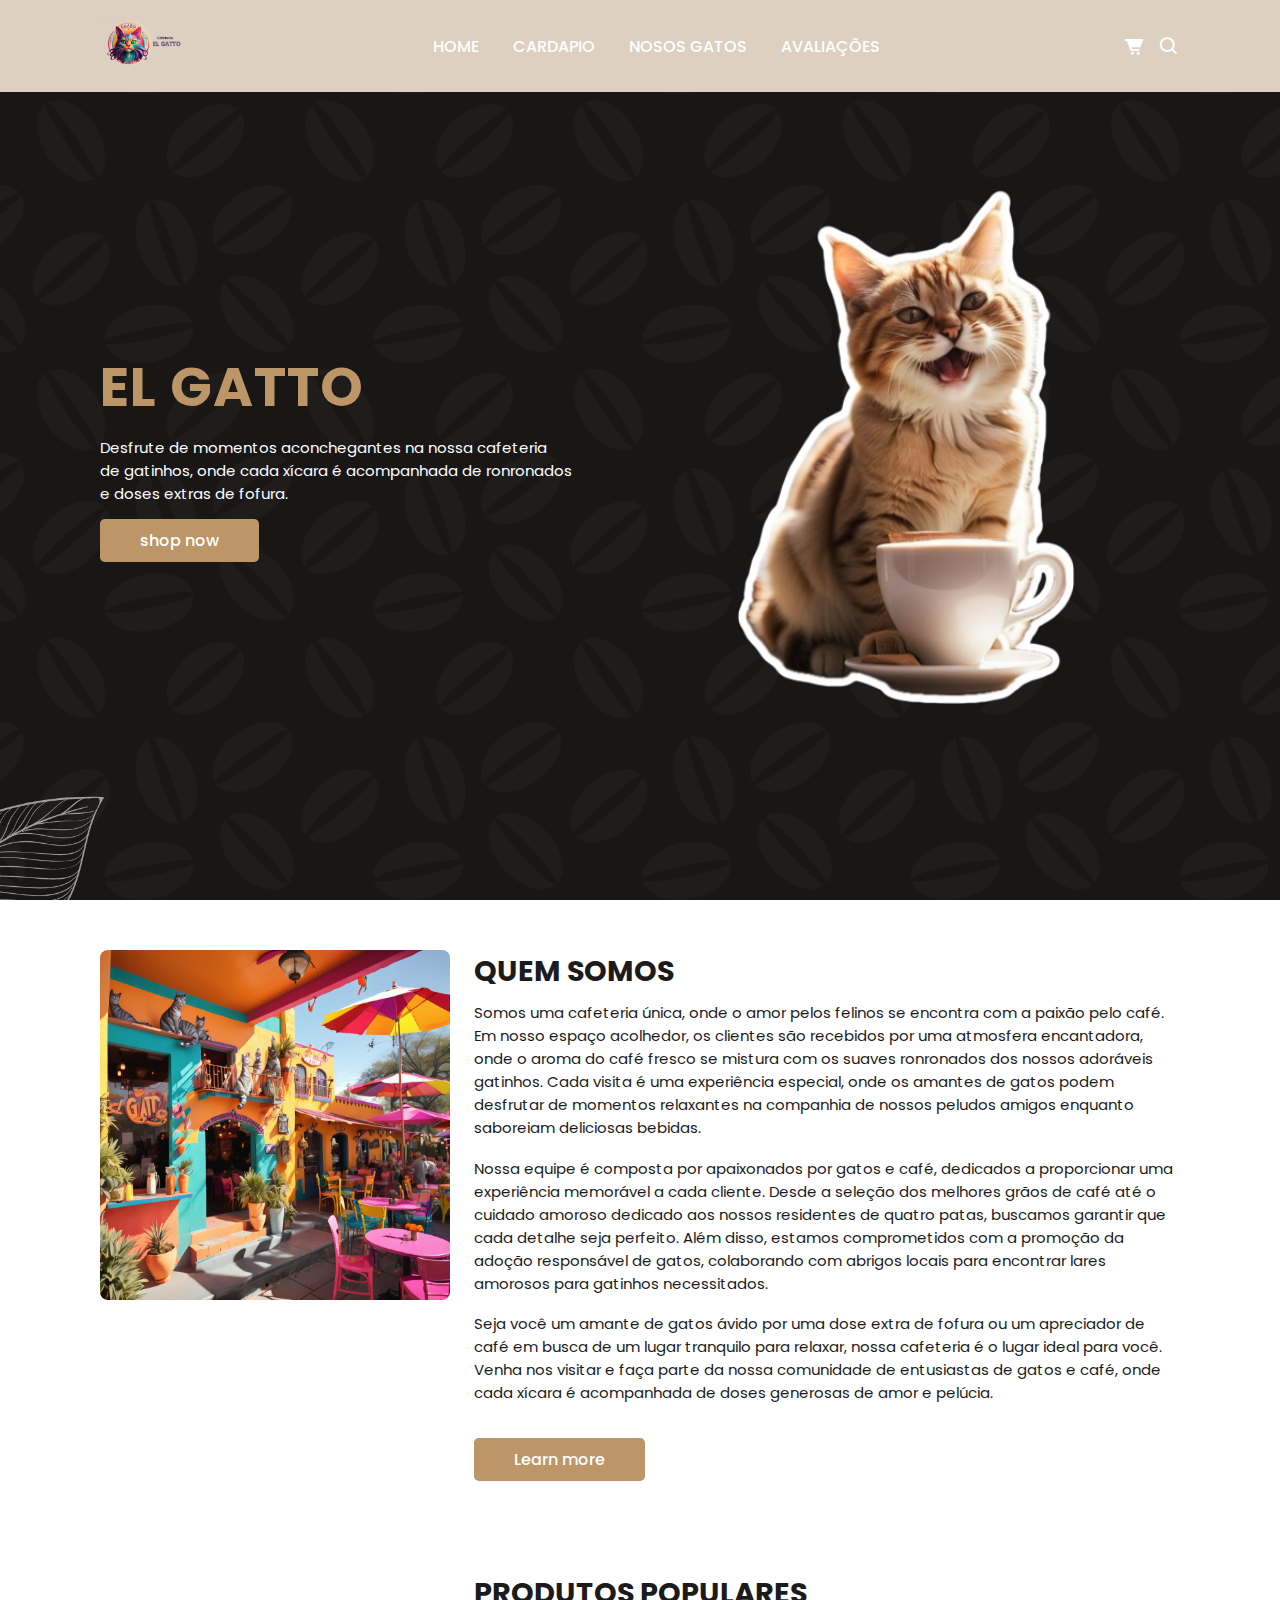
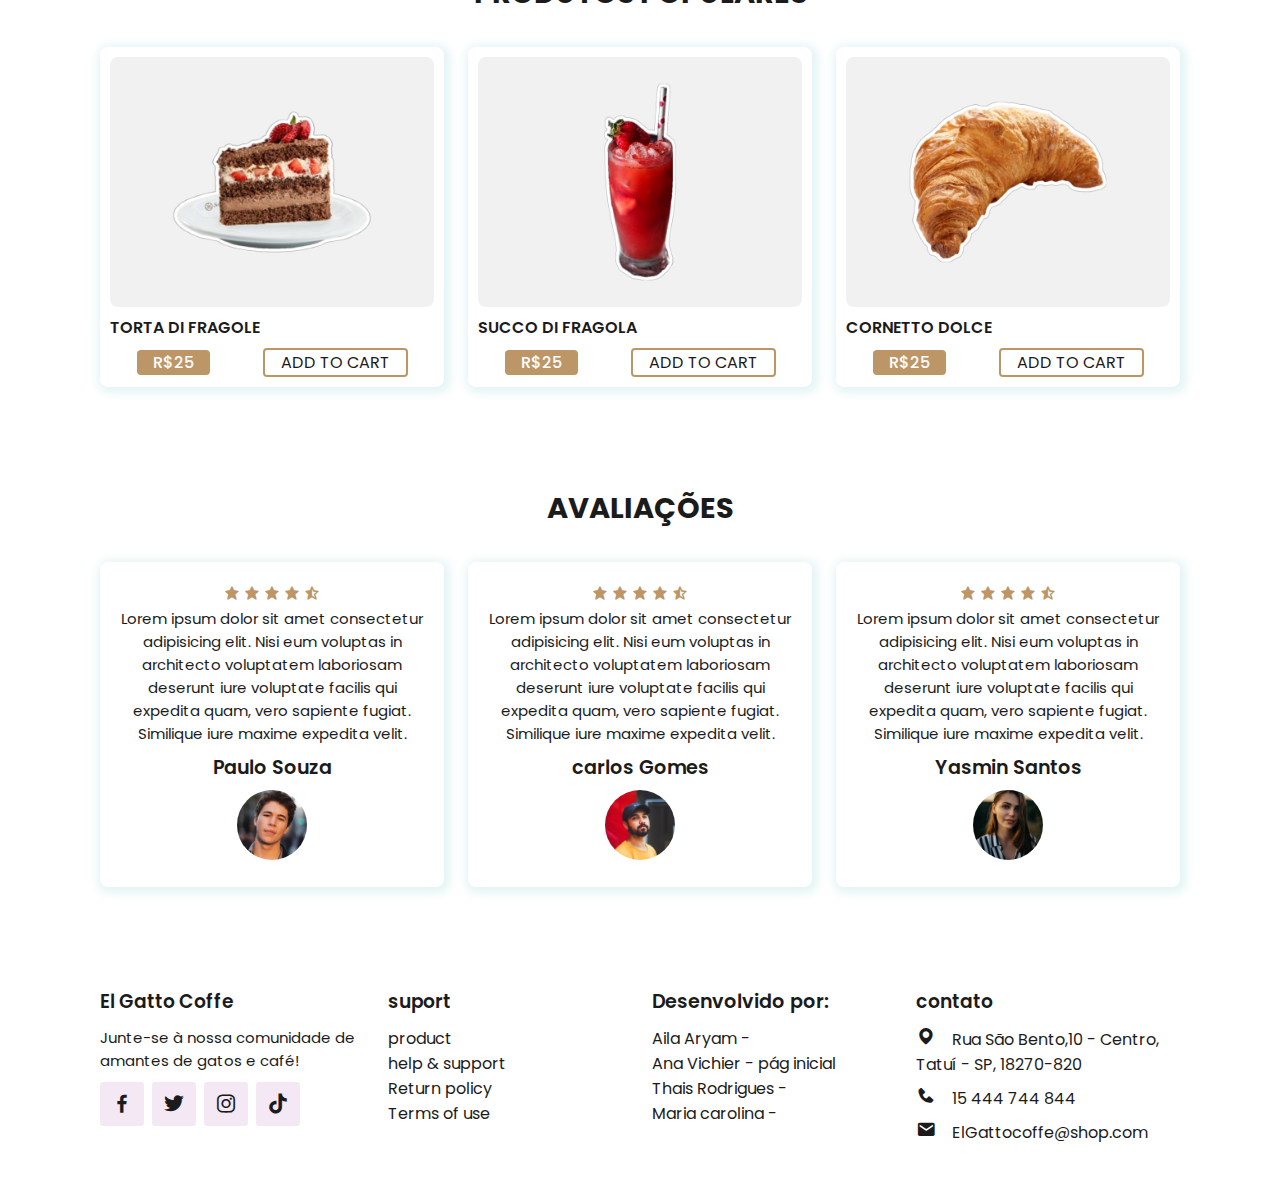
<file: index.html>
<!DOCTYPE html>
<html lang="pt-br">
<head>
    <meta charset="UTF-8">
    <meta name="viewport" content="width=device-width, initial-scale=1.0">
    <title>ElGatto.com.br</title>
    <link rel="stylesheet" href="index.css">
    <link rel="stylesheet"
    <link rel="stylesheet"
    href="https://unpkg.com/boxicons@latest/css/boxicons.min.css">
</head>
<body>
    <header>
        <a href="" class="logo">
            <img src="gato logo.png" alt="">
        </a>
        <i class='bx bx-menu' id="menu-icon"></i>
        <ul class="navbar">
            <li><a href="#home-products">Home</a></li>
            <li><a href="#about">cardapio</a></li>
            <li><a href="#products">Nosos Gatos</a></li>
            <li><a href="index.html #customers-container">Avaliações</a></li>
        </ul>
        <div class="header-icon">
            <i class='bx bxs-cart-alt' ></i>
            <i class='bx bx-search' id="search-icon"></i>
        </div>
        <div class="search-box">
            <input type="search" name="" id="" placeholder="search Here...">
        </div>
    </header>
    <section class="home" id="home">
        <div class="home-text">
            <h1>El gatto </h1>
            <p>Desfrute de momentos aconchegantes na nossa cafeteria <br> de gatinhos, onde cada xícara é acompanhada de ronronados <br> e doses extras de fofura.</p>
            <a href="" class="btn">shop now</a>
        </div>
        <div class="home-img">
            <img src="./gato.fundo.webp" alt="">
        </div>
    </section>
    <section class="about">
        <div class="about-img">
            <img src="./local el gatto.jpg" alt="" height="350px">
        </div>
        <div class="about-text">
            <h2>Quem somos</h2>
            <p>Somos uma cafeteria única, onde o amor pelos felinos se encontra com a paixão pelo café. Em nosso espaço acolhedor, os clientes são recebidos por uma atmosfera encantadora, onde o aroma do café fresco se mistura com os suaves ronronados dos nossos adoráveis gatinhos. Cada visita é uma experiência especial, onde os amantes de gatos podem desfrutar de momentos relaxantes na companhia de nossos peludos amigos enquanto saboreiam deliciosas bebidas.</p>
            <p>Nossa equipe é composta por apaixonados por gatos e café, dedicados a proporcionar uma experiência memorável a cada cliente. Desde a seleção dos melhores grãos de café até o cuidado amoroso dedicado aos nossos residentes de quatro patas, buscamos garantir que cada detalhe seja perfeito. Além disso, estamos comprometidos com a promoção da adoção responsável de gatos, colaborando com abrigos locais para encontrar lares amorosos para gatinhos necessitados.</p>
            <p>Seja você um amante de gatos ávido por uma dose extra de fofura ou um apreciador de café em busca de um lugar tranquilo para relaxar, nossa cafeteria é o lugar ideal para você. Venha nos visitar e faça parte da nossa comunidade de entusiastas de gatos e café, onde cada xícara é acompanhada de doses generosas de amor e pelúcia.</p>
            <br>
            <a href="#" class="btn">Learn more</a>
        </div>
    </section>
    <section class="products">
        <div class="heading">
            <h2>Produtos populares</h2>
        </div>
        <div class="products-container">
            <div class="box">
                <img src="./bolo1.webp" alt="">
                <h3>torta di fragole</h3>
                <div class="content">
                    <span>R$25</span>
                    <a href="#">Add to cart</a>
                </div>
            </div>
            <div class="box">
                <img src="./suco1.webp" alt="">
                <h3>succo di fragola</h3>
                <div class="content">
                    <span>R$25</span>
                    <a href="#">Add to cart</a>
                </div>
            </div>
            <div class="box">
                <img src="./salgado1.webp" alt="">
                <h3>cornetto dolce</h3>
                <div class="content">
                    <span>R$25</span>
                    <a href="#">Add to cart</a>
                </div>
            </div>
        </div>
    </section>
    <section class="customers" id="customers">
        <div class="heading">
            <h2>Avaliações</h2>
        </div>
        <div class="customers-container">
            <div class="box">
                <div class="stars">
                    <i class='bx bxs-star' ></i>
                    <i class='bx bxs-star' ></i>
                    <i class='bx bxs-star' ></i>
                    <i class='bx bxs-star' ></i>
                    <i class='bx bxs-star-half' ></i>
                </div>
                <p>Lorem ipsum dolor sit amet consectetur adipisicing elit. Nisi eum voluptas in architecto voluptatem laboriosam deserunt iure voluptate facilis qui expedita quam, vero sapiente fugiat. Similique iure maxime expedita velit.</p>
                <h2>Paulo Souza</h2>
                <img src="./rev1.jpg" alt="">
            </div>
            <div class="box">
                <div class="stars">
                    <i class='bx bxs-star' ></i>
                    <i class='bx bxs-star' ></i>
                    <i class='bx bxs-star' ></i>
                    <i class='bx bxs-star' ></i>
                    <i class='bx bxs-star-half' ></i>
                </div>
                <p>Lorem ipsum dolor sit amet consectetur adipisicing elit. Nisi eum voluptas in architecto voluptatem laboriosam deserunt iure voluptate facilis qui expedita quam, vero sapiente fugiat. Similique iure maxime expedita velit.</p>
                <h2>carlos Gomes</h2>
                <img src="./rev2.jpg" alt="">
            </div>
            <div class="box">
                <div class="stars">
                    <i class='bx bxs-star' ></i>
                    <i class='bx bxs-star' ></i>
                    <i class='bx bxs-star' ></i>
                    <i class='bx bxs-star' ></i>
                    <i class='bx bxs-star-half' ></i>
                </div>
                <p>Lorem ipsum dolor sit amet consectetur adipisicing elit. Nisi eum voluptas in architecto voluptatem laboriosam deserunt iure voluptate facilis qui expedita quam, vero sapiente fugiat. Similique iure maxime expedita velit.</p>
                <h2>Yasmin Santos</h2>
                <img src="./rev3.jpg" alt="">
            </div>
        </div>
    </section>
    <section class="footer">
        <div class="footer-box">
            <h3>El Gatto Coffe </h3>
            <p>Junte-se à nossa comunidade de amantes de gatos e café!</p>
            <div class="social">
                <a href="#"><i class='bx bxl-facebook' ></i></a>
                <a href="#"><i class='bx bxl-twitter' ></i></a>
                <a href="#"><i class='bx bxl-instagram' ></i></a>
                <a href="#"><i class='bx bxl-tiktok' ></i></a>
            </div>
        </div>
        <div class="footer-box">
            <h3>suport</h3>
            <li><a href="#">product</a></li>
            <li><a href="#">help & support</a></li>
            <li><a href="#">Return policy</a></li>
            <li><a href="#">Terms of use</a></li>
            <li><a href="#"></a></li>
        </div>
        <div class="footer-box">
            <h2>Desenvolvido por:</h2>
            <li><a href="#">Aila Aryam - </a></li>
            <li><a href="#">Ana Vichier - pág inicial</a></li>
            <li><a href="#">Thais Rodrigues -</a></li>
            <li><a href="#">Maria carolina -</a></li>
        </div>
        <div class="footer-box">
            <h3>contato</h3>
            <div class="contact">
                <span><i class='bx bxs-map' ></i>Rua São Bento,10 - Centro, Tatuí - SP, 18270-820</span>
                <span><i class='bx bxs-phone' ></i>15 444 744 844</span>
                <span><i class='bx bxs-envelope' ></i>ElGattocoffe@shop.com</span>
            </div>
        </div>
    </section>

        <script src="./index.js"></script>
</body>
</html>
</file>
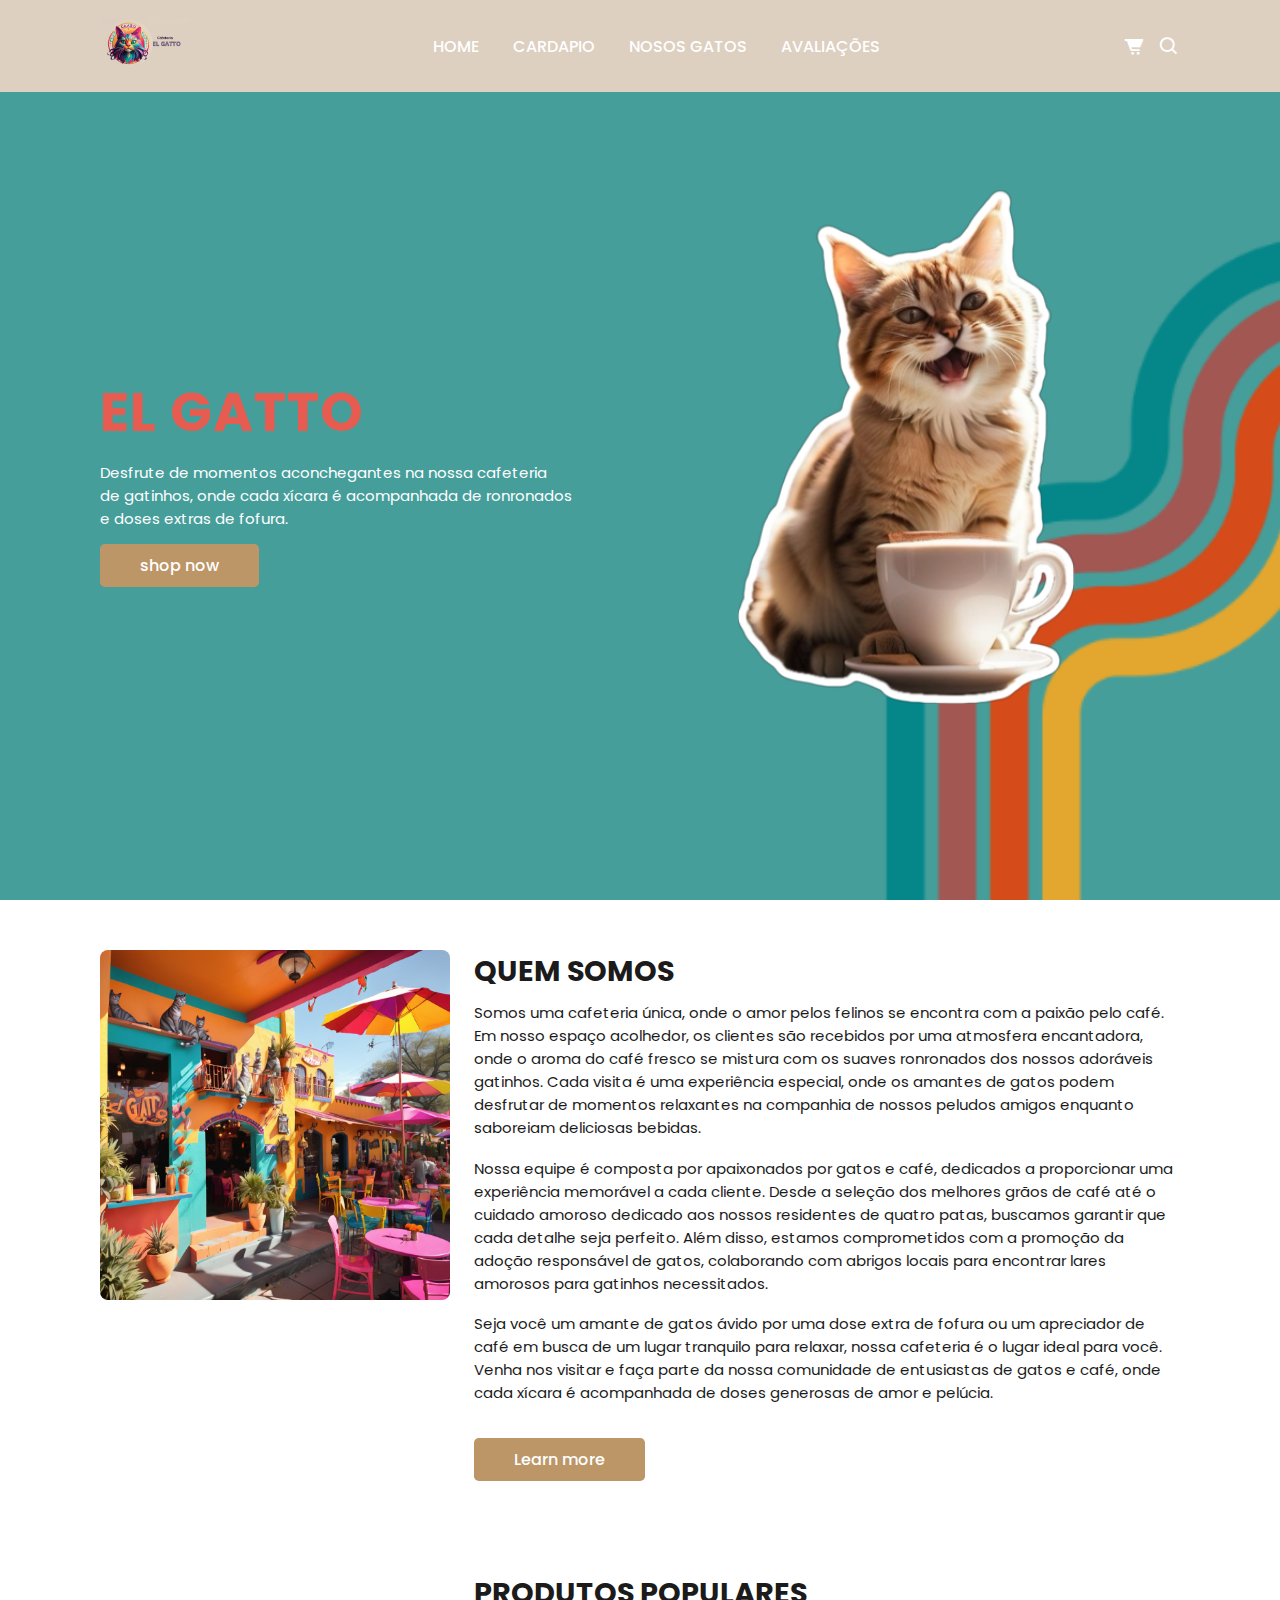
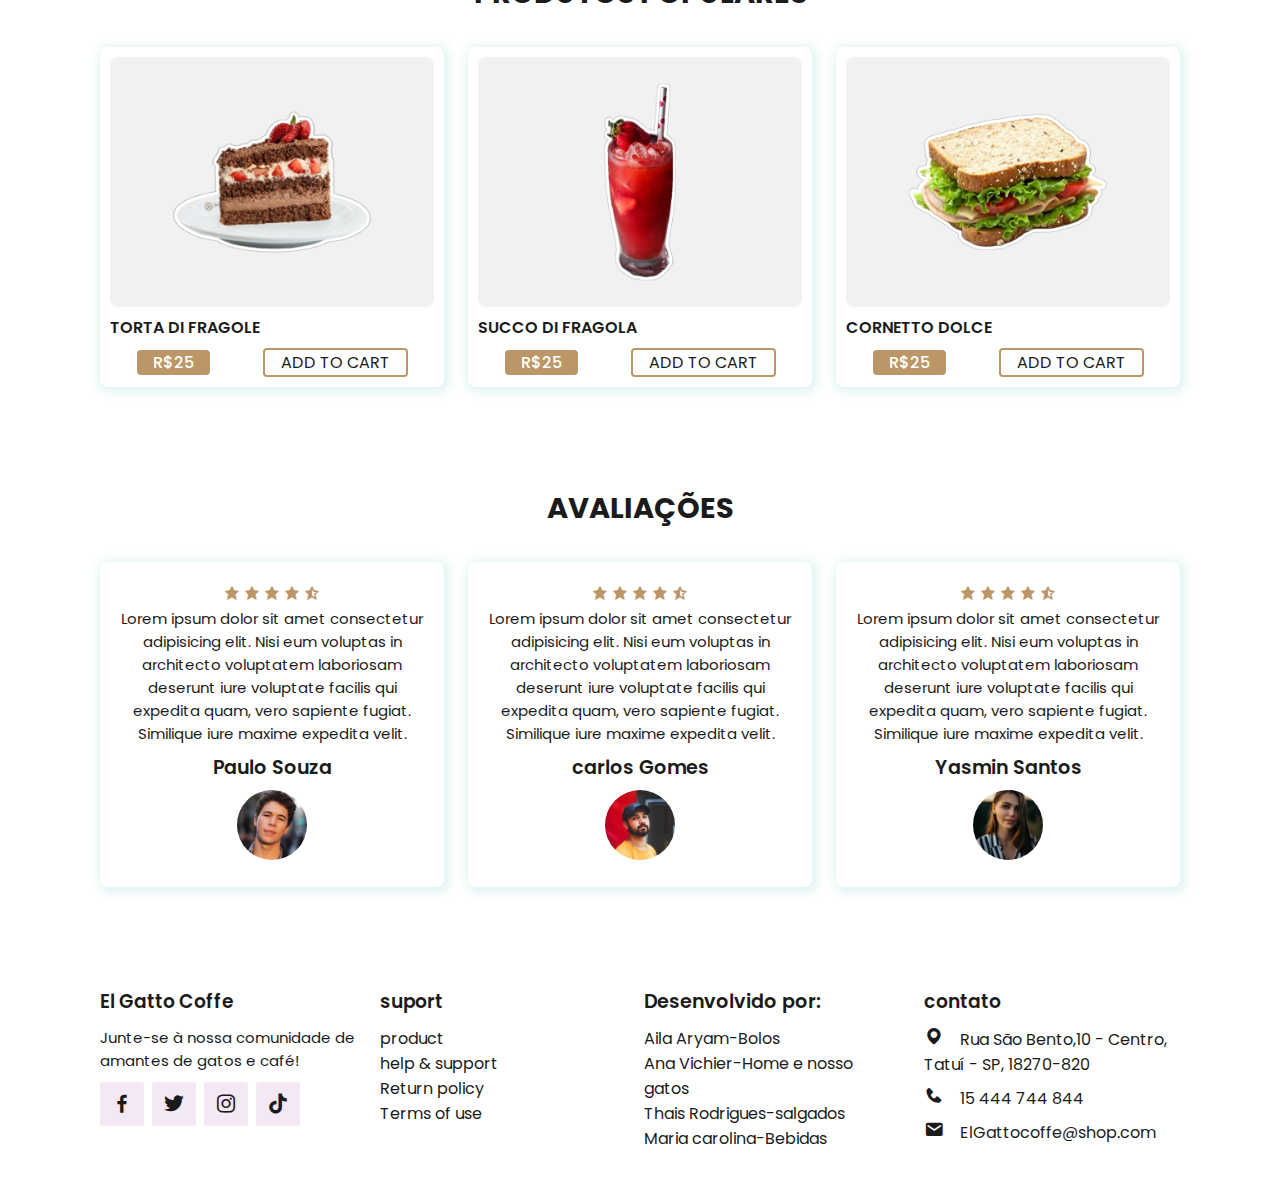
<file: pág inicial/index.html>
<!DOCTYPE html>
<html lang="pt-br">
<head>
    <meta charset="UTF-8">
    <meta name="viewport" content="width=device-width, initial-scale=1.0">
    <title>ElGatto.com.br</title>
    <link rel="stylesheet" href="index.css">
    <!-- <link rel="stylesheet" -->
    <link href='https://unpkg.com/boxicons@2.1.4/css/boxicons.min.css' rel='stylesheet'>
</head>
<body>
    <header>
        <a href="#" class="logo">
            <img src="./img gato/gato logo.png" alt="">
        </a>
        <i class='bx bx-menu' id="menu-icon"></i>
        <ul class="navbar">
            <li><a href="index.html #img">Home</a></li>
            <li><a href="./salgados.html #salgados">cardapio</a></li>
            <li><a href="./gatos.html #gato">Nosos Gatos</a></li>
            <li><a href="index.html #customers">Avaliações</a></li>
        </ul>
        <div class="header-icon">
            <i class='bx bxs-cart-alt' ></i>
            <i class='bx bx-search' id="search-icon"></i>
        </div>
        <div class="search-box">
            <input type="search" name="" id="" placeholder="search Here...">
        </div>
    </header>
    <section class="home" id="home">
        <div class="home-text">
            <br>
    <br>
            <h1>El gatto </h1>
            <p>Desfrute de momentos aconchegantes na nossa cafeteria <br> de gatinhos, onde cada xícara é acompanhada de ronronados <br> e doses extras de fofura.</p>
            <a href="" class="btn">shop now</a>
        </div>
        <div class="home-img">
            <img src="./img gato/gato.fundo.webp" alt="">
        </div>
    </section>
    <section class="about" id="img">
        <div class="about-img">
            <img src="./img gato/local el gatto.jpg" alt="" height="350px">
        </div>
        <div class="about-text">
            <h2>Quem somos</h2>
            <p>Somos uma cafeteria única, onde o amor pelos felinos se encontra com a paixão pelo café. Em nosso espaço acolhedor, os clientes são recebidos por uma atmosfera encantadora, onde o aroma do café fresco se mistura com os suaves ronronados dos nossos adoráveis gatinhos. Cada visita é uma experiência especial, onde os amantes de gatos podem desfrutar de momentos relaxantes na companhia de nossos peludos amigos enquanto saboreiam deliciosas bebidas.</p>
            <p>Nossa equipe é composta por apaixonados por gatos e café, dedicados a proporcionar uma experiência memorável a cada cliente. Desde a seleção dos melhores grãos de café até o cuidado amoroso dedicado aos nossos residentes de quatro patas, buscamos garantir que cada detalhe seja perfeito. Além disso, estamos comprometidos com a promoção da adoção responsável de gatos, colaborando com abrigos locais para encontrar lares amorosos para gatinhos necessitados.</p>
            <p>Seja você um amante de gatos ávido por uma dose extra de fofura ou um apreciador de café em busca de um lugar tranquilo para relaxar, nossa cafeteria é o lugar ideal para você. Venha nos visitar e faça parte da nossa comunidade de entusiastas de gatos e café, onde cada xícara é acompanhada de doses generosas de amor e pelúcia.</p>
            <br>
            <a href="#" class="btn">Learn more</a>
        </div>
    </section>
    <section class="products">
        <div class="heading">
            <h2>Produtos populares</h2>
        </div>
        <div class="products-container">
            <div class="box">
                <img src="./img cardapio/bolo1.webp" alt="">
                <h3>torta di fragole</h3>
                <div class="content">
                    <span>R$25</span>
                    <a href="./doces.html">Add to cart</a>
                </div>
            </div>
            <div class="box">
                <img src=".//img cardapio/suco1.webp" alt="">
                <h3>succo di fragola</h3>
                <div class="content">
                    <span>R$25</span>
                    <a href="./bebidas.html">Add to cart</a>
                </div>
            </div>
            <div class="box">
                <img src="./img cardapio/sandu.webp" alt="">
                <h3>cornetto dolce</h3>
                <div class="content">
                    <span>R$25</span>
                    <a href="./salgados.html">Add to cart</a>
                </div>
            </div>
        </div>
    </section>
    <section class="customers" id="customers">
        <div class="heading">
            <h2>Avaliações</h2>
        </div>
        <div class="customers-container">
            <div class="box">
                <div class="stars">
                    <i class='bx bxs-star' ></i>
                    <i class='bx bxs-star' ></i>
                    <i class='bx bxs-star' ></i>
                    <i class='bx bxs-star' ></i>
                    <i class='bx bxs-star-half' ></i>
                </div>
                <p>Lorem ipsum dolor sit amet consectetur adipisicing elit. Nisi eum voluptas in architecto voluptatem laboriosam deserunt iure voluptate facilis qui expedita quam, vero sapiente fugiat. Similique iure maxime expedita velit.</p>
                <h2>Paulo Souza</h2>
                <img src="./img gato/rev1.jpg" alt="">
            </div>
            <div class="box">
                <div class="stars">
                    <i class='bx bxs-star' ></i>
                    <i class='bx bxs-star' ></i>
                    <i class='bx bxs-star' ></i>
                    <i class='bx bxs-star' ></i>
                    <i class='bx bxs-star-half' ></i>
                </div>
                <p>Lorem ipsum dolor sit amet consectetur adipisicing elit. Nisi eum voluptas in architecto voluptatem laboriosam deserunt iure voluptate facilis qui expedita quam, vero sapiente fugiat. Similique iure maxime expedita velit.</p>
                <h2>carlos Gomes</h2>
                <img src="./img gato/rev2.jpg" alt="">
            </div>
            <div class="box">
                <div class="stars">
                    <i class='bx bxs-star' ></i>
                    <i class='bx bxs-star' ></i>
                    <i class='bx bxs-star' ></i>
                    <i class='bx bxs-star' ></i>
                    <i class='bx bxs-star-half' ></i>
                </div>
                <p>Lorem ipsum dolor sit amet consectetur adipisicing elit. Nisi eum voluptas in architecto voluptatem laboriosam deserunt iure voluptate facilis qui expedita quam, vero sapiente fugiat. Similique iure maxime expedita velit.</p>
                <h2>Yasmin Santos</h2>
                <img src="./img gato/rev3.jpg" alt="">
            </div>
        </div>
    </section>
    <section class="footer">
        <div class="footer-box">
            <h3>El Gatto Coffe </h3>
            <p>Junte-se à nossa comunidade de amantes de gatos e café!</p>
            <div class="social">
                <a href="#"><i class='bx bxl-facebook' ></i></a>
                <a href="#"><i class='bx bxl-twitter' ></i></a>
                <a href="#"><i class='bx bxl-instagram' ></i></a>
                <a href="#"><i class='bx bxl-tiktok' ></i></a>
            </div>
        </div>
        <div class="footer-box">
            <h3>suport</h3>
            <li><a href="#">product</a></li>
            <li><a href="#">help & support</a></li>
            <li><a href="#">Return policy</a></li>
            <li><a href="#">Terms of use</a></li>
            <li><a href="#"></a></li>
        </div>
        <div class="footer-box">
            <h2>Desenvolvido por:</h2>
            <li><a href="#">Aila Aryam-Bolos </a></li>
            <li><a href="#">Ana Vichier-Home e nosso gatos</a></li>
            <li><a href="#">Thais Rodrigues-salgados</a></li>
            <li><a href="#">Maria carolina-Bebidas</a></li>
        </div>
        <div class="footer-box">
            <h3>contato</h3>
            <div class="contact">
                <span><i class='bx bxs-map' ></i>Rua São Bento,10 - Centro, Tatuí - SP, 18270-820</span>
                <span><i class='bx bxs-phone' ></i>15 444 744 844</span>
                <span><i class='bx bxs-envelope' ></i>ElGattocoffe@shop.com</span>
            </div>
        </div>
    </section>

        <script src="./index.js"></script>
</body>
</html>
</file>
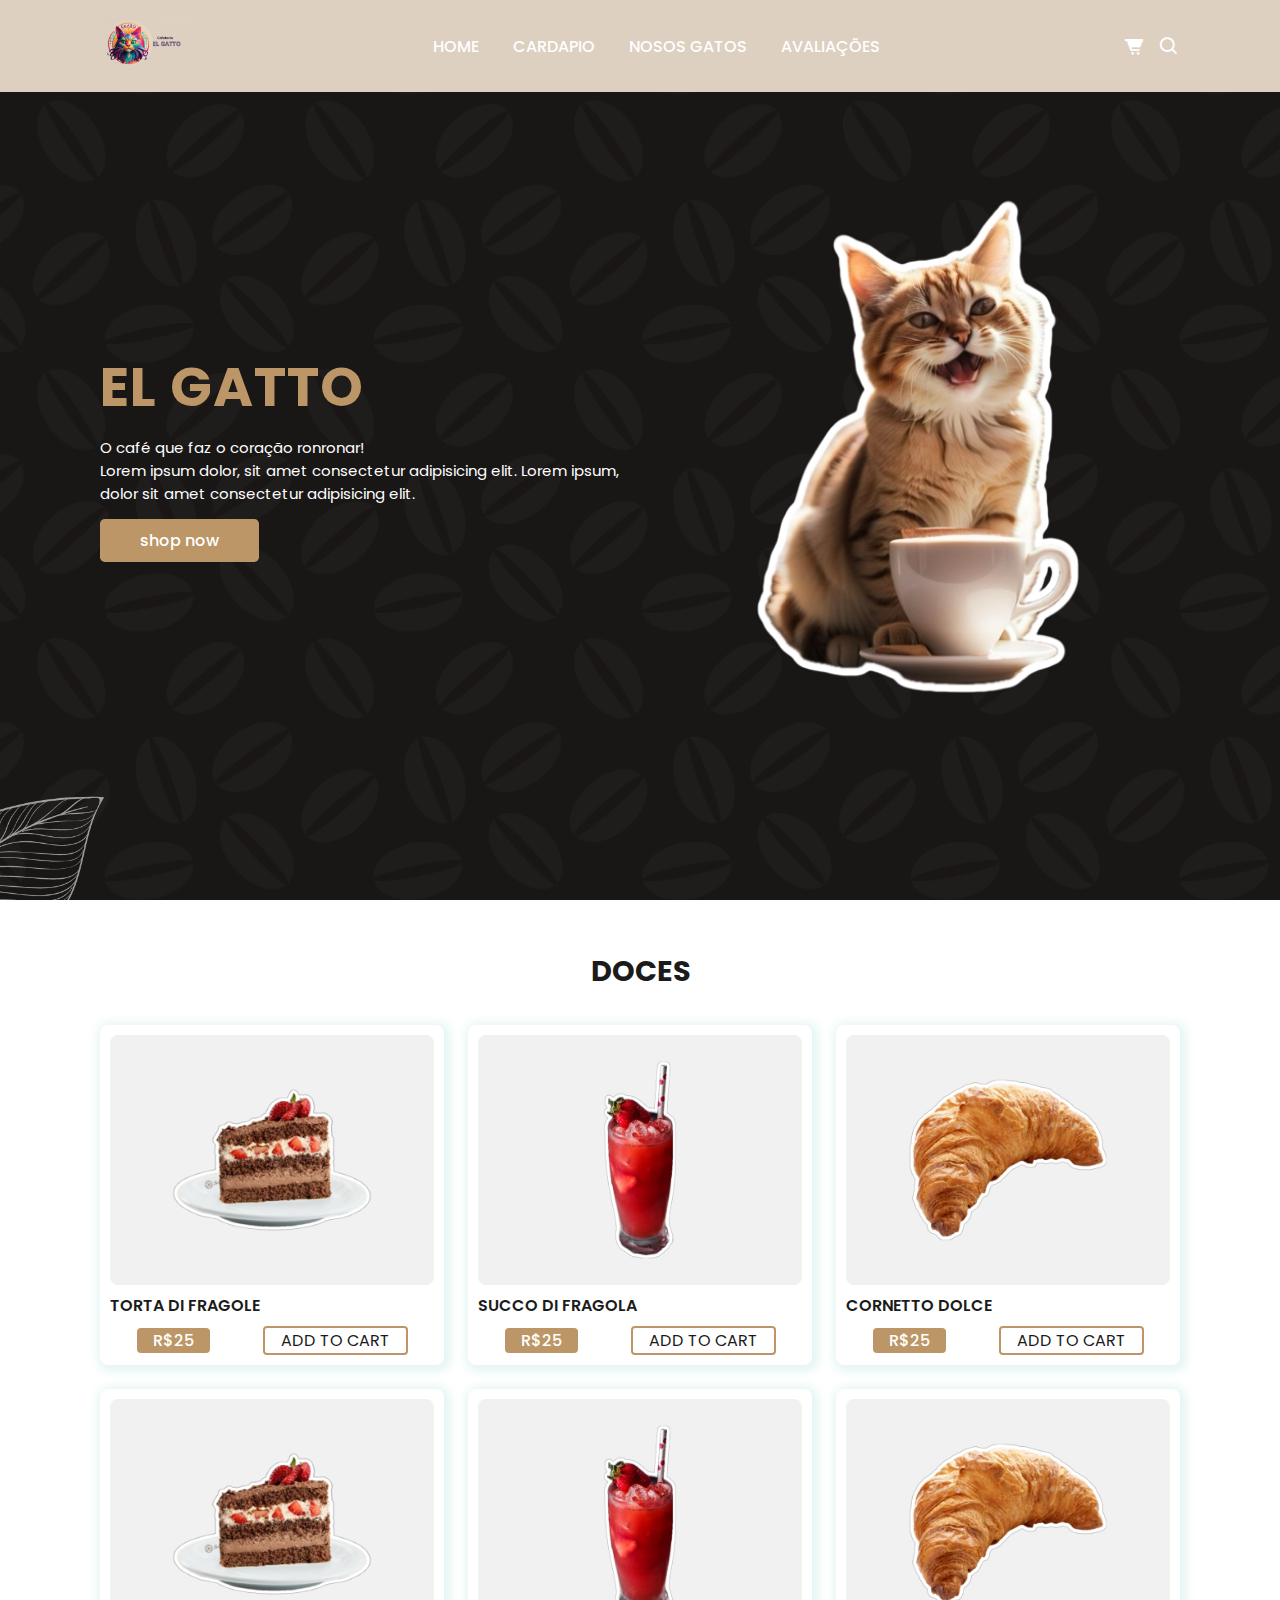
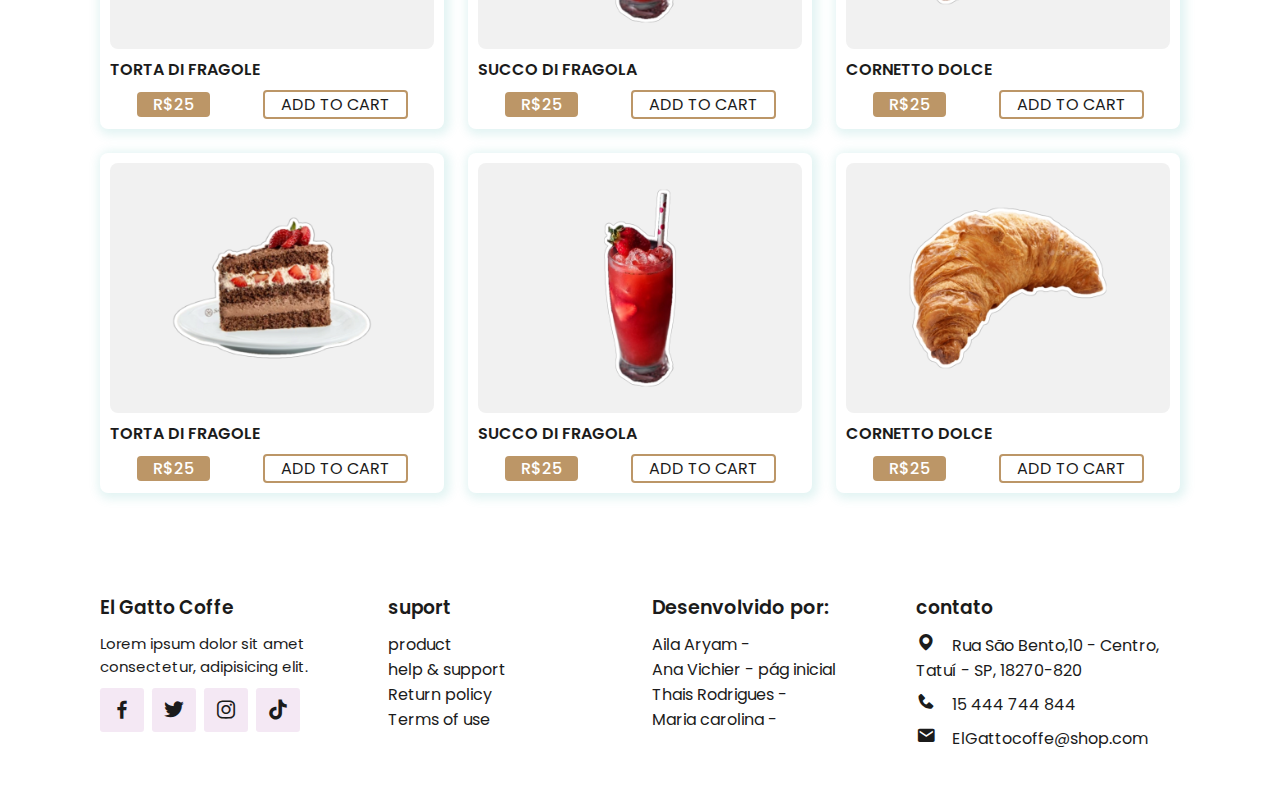
<file: bebidas.html>
<!DOCTYPE html>
<html lang="pt-br">
<head>
    <meta charset="UTF-8">
    <meta name="viewport" content="width=device-width, initial-scale=1.0">
    <title>ElGatto.com.br</title>
    <link rel="stylesheet" href="index.css">
    <link rel="stylesheet"
    <link rel="stylesheet"
    href="https://unpkg.com/boxicons@latest/css/boxicons.min.css">
</head>
<body>
    <header>
        <a href="" class="logo">
            <img src="gato logo.png" alt="">
        </a>
        <i class='bx bx-menu' id="menu-icon"></i>
        <ul class="navbar">
            <li><a href="./index.html">Home</a></li>
            <li><a href="#about">cardapio</a></li>
            <li><a href="#products">Nosos Gatos</a></li>
            <li><a href="#customers">Avaliações</a></li>
        </ul>
        <div class="header-icon">
            <i class='bx bxs-cart-alt' ></i>
            <i class='bx bx-search' id="search-icon"></i>
        </div>
        <div class="search-box">
            <input type="search" name="" id="" placeholder="search Here...">
        </div>
    </header>
    <section class="home" id="home">
        <div class="home-text">
            <h1>El gatto </h1>
            <p>O café que faz o coração ronronar! <br> Lorem ipsum dolor, sit amet consectetur adipisicing elit. Lorem ipsum, <br> dolor sit amet consectetur adipisicing elit.</p>
            <a href="" class="btn">shop now</a>
        </div>
        <div class="home-img">
            <img src="./gato.fundo.webp" alt="">
        </div>
    </section>
    <section class="products">
        <div class="heading">
            <h2>Doces</h2>
        </div>
        <div class="products-container">
            <div class="box">
                <img src="./bolo1.webp" alt="">
                <h3>torta di fragole</h3>
                <div class="content">
                    <span>R$25</span>
                    <a href="#">Add to cart</a>
                </div>
            </div>
            <div class="box">
                <img src="./suco1.webp" alt="">
                <h3>succo di fragola</h3>
                <div class="content">
                    <span>R$25</span>
                    <a href="#">Add to cart</a>
                </div>
            </div>
            <div class="box">
                <img src="./salgado1.webp" alt="">
                <h3>cornetto dolce</h3>
                <div class="content">
                    <span>R$25</span>
                    <a href="#">Add to cart</a>
                </div>
            </div>
         <div class="box">
                <img src="./bolo1.webp" alt="">
                <h3>torta di fragole</h3>
                <div class="content">
                    <span>R$25</span>
                    <a href="#">Add to cart</a>
                </div>
            </div>
            <div class="box">
                <img src="./suco1.webp" alt="">
                <h3>succo di fragola</h3>
                <div class="content">
                    <span>R$25</span>
                    <a href="#">Add to cart</a>
                </div>
            </div>
            <div class="box">
                <img src="./salgado1.webp" alt="">
                <h3>cornetto dolce</h3>
                <div class="content">
                    <span>R$25</span>
                    <a href="#">Add to cart</a>
                </div>
            </div>
             <div class="box">
                <img src="./bolo1.webp" alt="">
                <h3>torta di fragole</h3>
                <div class="content">
                    <span>R$25</span>
                    <a href="#">Add to cart</a>
                </div>
            </div>
            <div class="box">
                <img src="./suco1.webp" alt="">
                <h3>succo di fragola</h3>
                <div class="content">
                    <span>R$25</span>
                    <a href="#">Add to cart</a>
                </div>
            </div>
            <div class="box">
                <img src="./salgado1.webp" alt="">
                <h3>cornetto dolce</h3>
                <div class="content">
                    <span>R$25</span>
                    <a href="#">Add to cart</a>
                </div>
            </div>
        </div>
    </section>    
    <section class="footer">
        <div class="footer-box">
            <h3>El Gatto Coffe </h3>
            <p>Lorem ipsum dolor sit amet consectetur, adipisicing elit.</p>
            <div class="social">
                <a href="#"><i class='bx bxl-facebook' ></i></a>
                <a href="#"><i class='bx bxl-twitter' ></i></a>
                <a href="#"><i class='bx bxl-instagram' ></i></a>
                <a href="#"><i class='bx bxl-tiktok' ></i></a>
            </div>
        </div>
        <div class="footer-box">
            <h3>suport</h3>
            <li><a href="#">product</a></li>
            <li><a href="#">help & support</a></li>
            <li><a href="#">Return policy</a></li>
            <li><a href="#">Terms of use</a></li>
            <li><a href="#"></a></li>
        </div>
        <div class="footer-box">
            <h2>Desenvolvido por:</h2>
            <li><a href="#">Aila Aryam - </a></li>
            <li><a href="#">Ana Vichier - pág inicial</a></li>
            <li><a href="#">Thais Rodrigues -</a></li>
            <li><a href="#">Maria carolina -</a></li>
        </div>
        <div class="footer-box">
            <h3>contato</h3>
            <div class="contact">
                <span><i class='bx bxs-map' ></i>Rua São Bento,10 - Centro, Tatuí - SP, 18270-820</span>
                <span><i class='bx bxs-phone' ></i>15 444 744 844</span>
                <span><i class='bx bxs-envelope' ></i>ElGattocoffe@shop.com</span>
            </div>
        </div>
    </section>

        <script src="./index.js"></script>
</body>
</html>
</file>
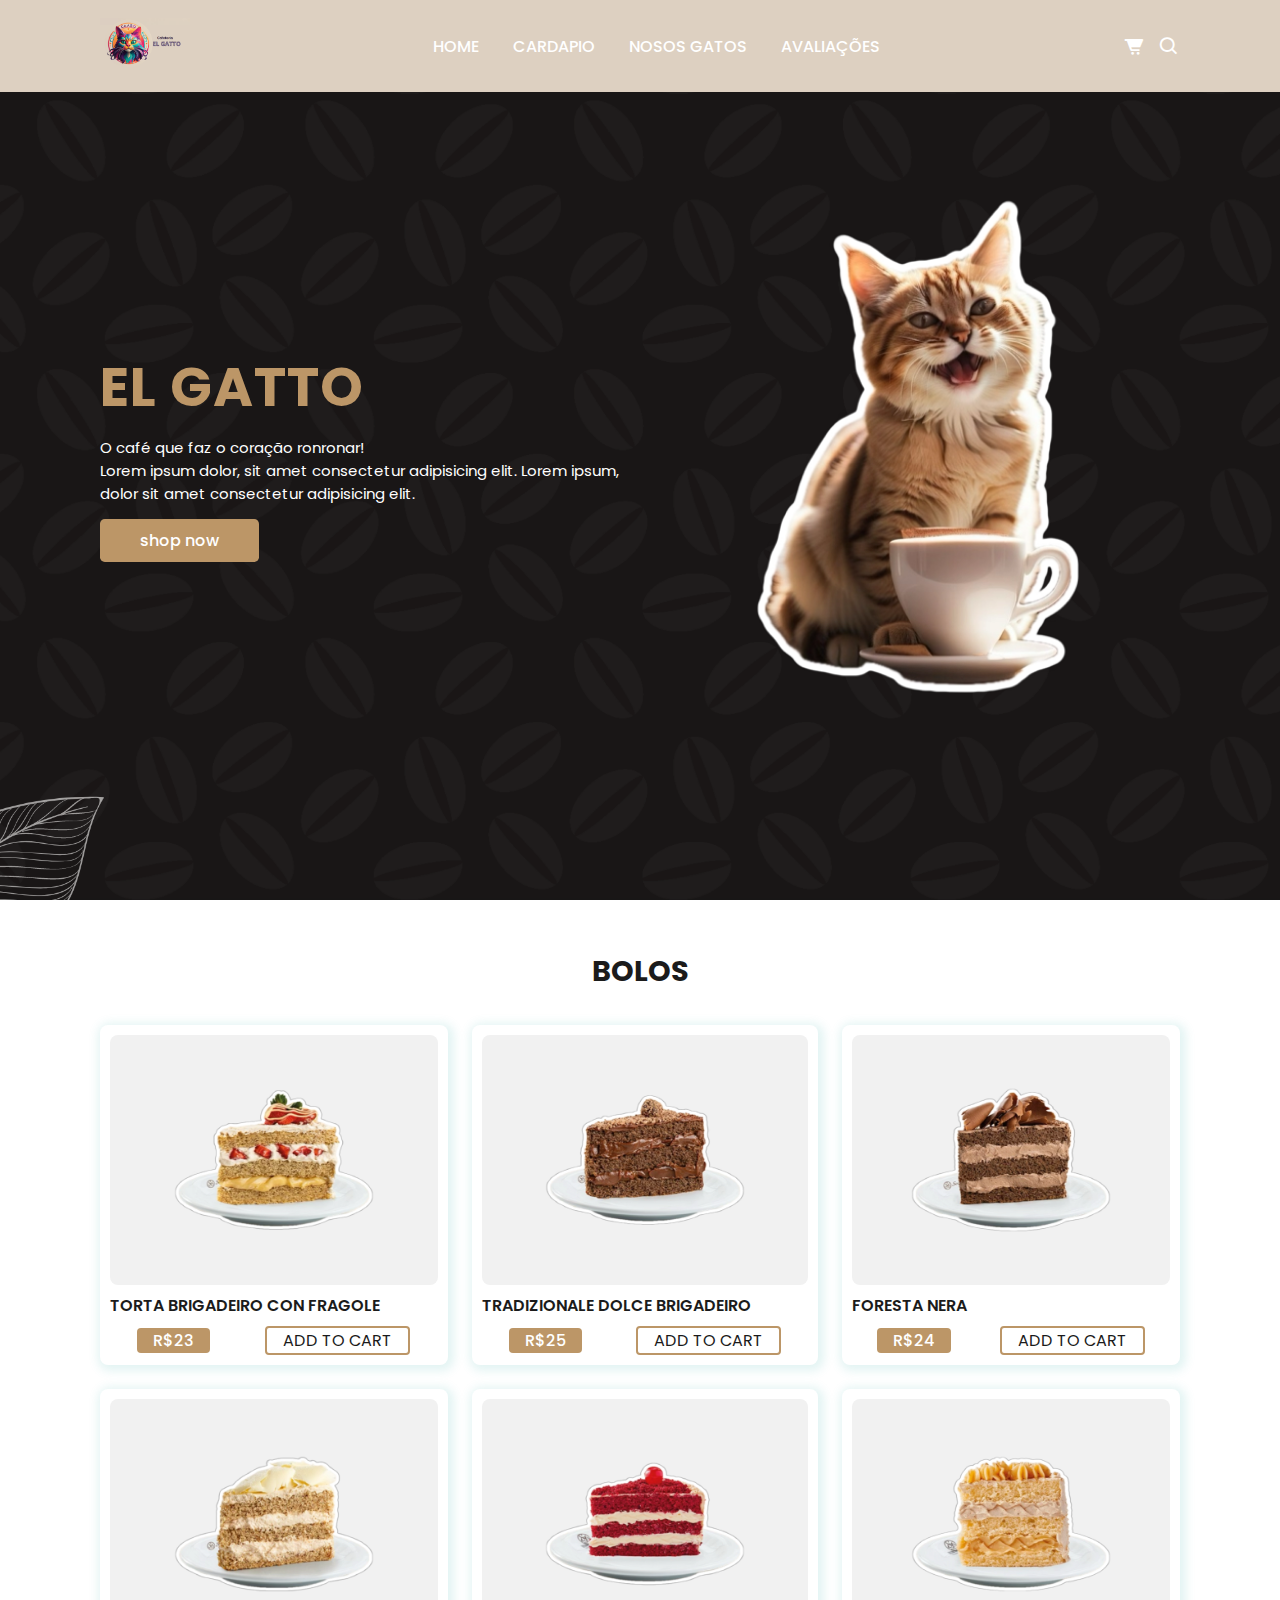
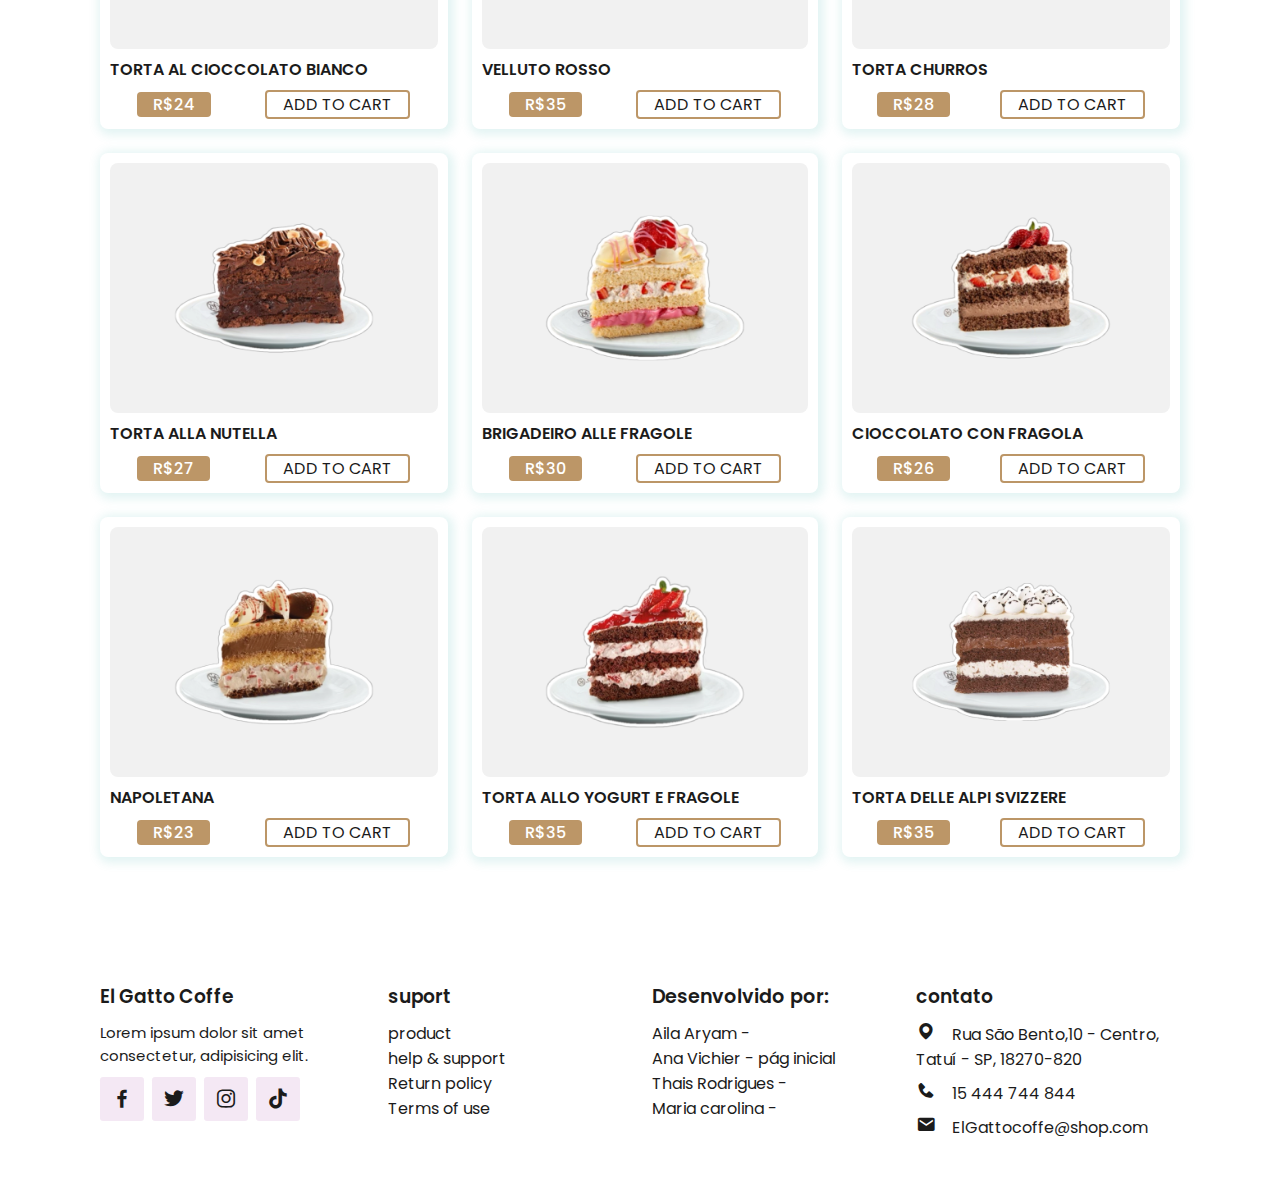
<file: doces.html>
<!DOCTYPE html>
<html lang="pt-br">
<head>
    <meta charset="UTF-8">
    <meta name="viewport" content="width=device-width, initial-scale=1.0">
    <title>ElGatto.com.br</title>
    <link rel="stylesheet" href="index.css">
    <link rel="stylesheet"
    <link rel="stylesheet"
    href="https://unpkg.com/boxicons@latest/css/boxicons.min.css">
</head>
<body>
    <header>
        <a href="" class="logo">
            <img src="gato logo.png" alt="">
        </a>
        <i class='bx bx-menu' id="menu-icon"></i>
        <ul class="navbar">
            <li><a href="./index.html">Home</a></li>
            <li><a href="#about">cardapio</a></li>
            <li><a href="#products">Nosos Gatos</a></li>
            <li><a href="#customers">Avaliações</a></li>
        </ul>
        <div class="header-icon">
            <i class='bx bxs-cart-alt' ></i>
            <i class='bx bx-search' id="search-icon"></i>
        </div>
        <div class="search-box">
            <input type="search" name="" id="" placeholder="search Here...">
        </div>
    </header>
    <section class="home" id="home">
        <div class="home-text">
            <h1>El gatto </h1>
            <p>O café que faz o coração ronronar! <br> Lorem ipsum dolor, sit amet consectetur adipisicing elit. Lorem ipsum, <br> dolor sit amet consectetur adipisicing elit.</p>
            <a href="" class="btn">shop now</a>
        </div>
        <div class="home-img">
            <img src="./gato.fundo.webp" alt="">
        </div>
    </section>
    <section class="products">
        <div class="heading">
            <h2>BOLOS</h2>
        </div>
        <div class="products-container">
            <div class="box">
                <img src="./bolo de brigadeiro com morango.webp " alt="">
                <h3>torta brigadeiro con fragole</h3>
                <div class="content">
                    <span>R$23</span>
                    <a href="#">Add to cart</a>
                </div>
            </div>
            <div class="box">
                <img src="./bolo de brigadeiro tradicional.webp " alt="">
                <h3>Tradizionale dolce brigadeiro</h3>
                <div class="content">
                    <span>R$25</span>
                    <a href="#">Add to cart</a>
                </div>
            </div>
            <div class="box">
                <img src="./floresta negra.webp" alt="">
                <h3>Foresta Nera</h3>
                <div class="content">
                    <span>R$24</span>
                    <a href="#">Add to cart</a>
                </div>
            </div>
         <div class="box">
                <img src="./bolo de chocolate branco.webp" alt="">
                <h3>Torta Al Cioccolato Bianco</h3>
                <div class="content">
                    <span>R$24</span>
                    <a href="#">Add to cart</a>
                </div>
            </div>
            <div class="box">
                <img src="./red velvet.webp" alt="">
                <h3>Velluto rosso</h3>
                <div class="content">
                    <span>R$35</span>
                    <a href="#">Add to cart</a>
                </div>
            </div>
            <div class="box">
                <img src="./bolo de churros.webp" alt="">
                <h3>Torta Churros</h3>
                <div class="content">
                    <span>R$28</span>
                    <a href="#">Add to cart</a>
                </div>
            </div>
             <div class="box">
                <img src="./bolo de nutella.webp" alt="">
                <h3>Torta Alla Nutella</h3>
                <div class="content">
                    <span>R$27</span>
                    <a href="#">Add to cart</a>
                </div>
            </div>
            <div class="box">
                <img src="./bolo de morango com brigadeiro de morango.webp " alt="">
                <h3>Brigadeiro alle fragole</h3>
                <div class="content">
                    <span>R$30</span>
                    <a href="#">Add to cart</a>
                </div>
            </div>

            <div class="box">
                <img src="./bolo de chocolate com morango.webp" alt="">
                <h3>Cioccolato con fragola</h3>
                <div class="content">
                    <span>R$26</span>
                    <a href="#">Add to cart</a>
                </div>
            </div>
            <div class="box">
                <img src="./bolo de napolitano.webp" alt="">
                <h3>Napoletana</h3>
                <div class="content">
                    <span>R$23</span>
                    <a href="#">Add to cart</a>
                </div>
            </div>
            <div class="box">
                <img src="./bolo de yorgute de morango.webp" alt="">
                <h3>Torta allo yogurt e fragole</h3>
                <div class="content">
                    <span>R$35</span>
                    <a href="#">Add to cart</a>
                </div>
            </div>
            <div class="box">
                <img src="./bolo de alpes suiços.webp" alt="">
                <h3>Torta delle alpi svizzere</h3>
                <div class="content">
                    <span>R$35</span>
                    <a href="#">Add to cart</a>
                </div>
            </div>
        </div>
    </section>
    <br>    
    <section class="footer">
        <div class="footer-box">
            <h3>El Gatto Coffe </h3>
            <p>Lorem ipsum dolor sit amet consectetur, adipisicing elit.</p>
            <div class="social">
                <a href="#"><i class='bx bxl-facebook' ></i></a>
                <a href="#"><i class='bx bxl-twitter' ></i></a>
                <a href="#"><i class='bx bxl-instagram' ></i></a>
                <a href="#"><i class='bx bxl-tiktok' ></i></a>
            </div>
        </div>
        <div class="footer-box">
            <h3>suport</h3>
            <li><a href="#">product</a></li>
            <li><a href="#">help & support</a></li>
            <li><a href="#">Return policy</a></li>
            <li><a href="#">Terms of use</a></li>
            <li><a href="#"></a></li>
        </div>
        <div class="footer-box">
            <h2>Desenvolvido por:</h2>
            <li><a href="#">Aila Aryam - </a></li>
            <li><a href="#">Ana Vichier - pág inicial</a></li>
            <li><a href="#">Thais Rodrigues -</a></li>
            <li><a href="#">Maria carolina -</a></li>
        </div>
        <div class="footer-box">
            <h3>contato</h3>
            <div class="contact">
                <span><i class='bx bxs-map' ></i>Rua São Bento,10 - Centro, Tatuí - SP, 18270-820</span>
                <span><i class='bx bxs-phone' ></i>15 444 744 844</span>
                <span><i class='bx bxs-envelope' ></i>ElGattocoffe@shop.com</span>
            </div>
        </div>
    </section>

        <script src="./index.js"></script>
</body>
</html>
</file>
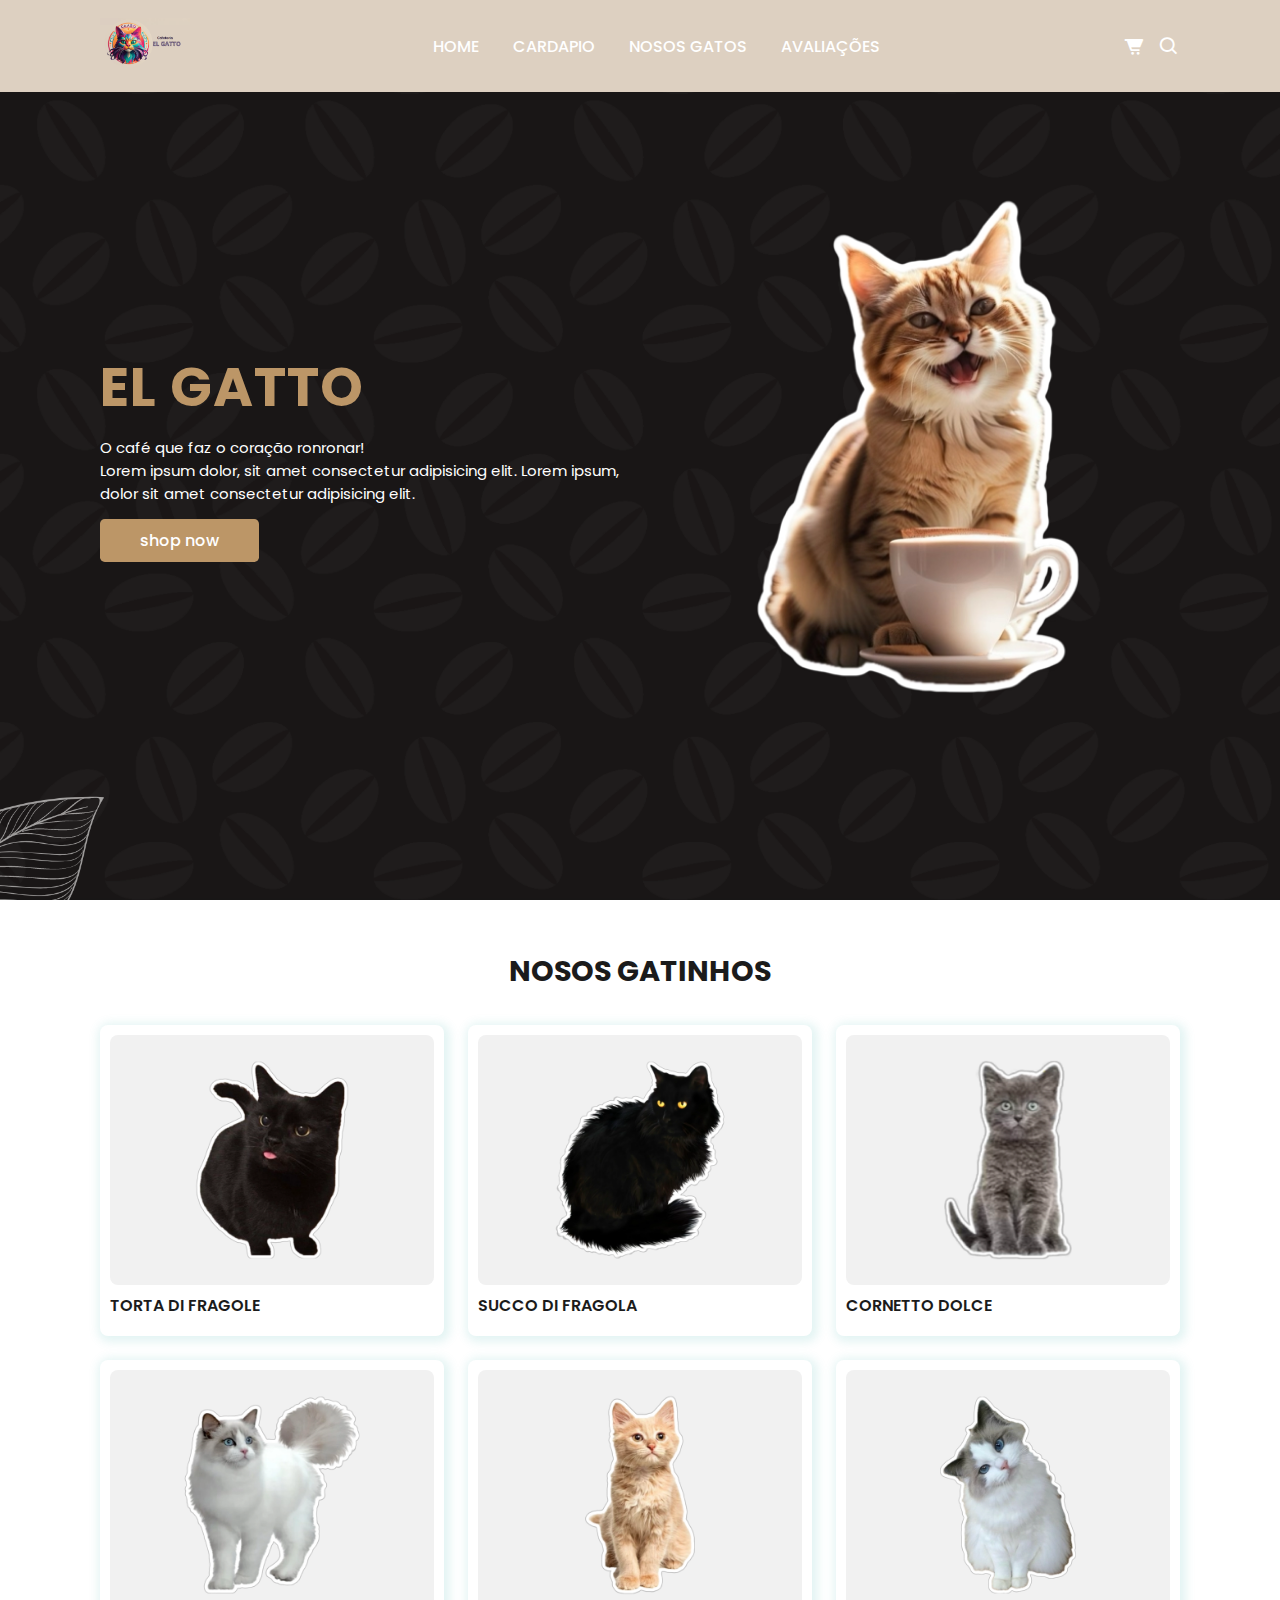
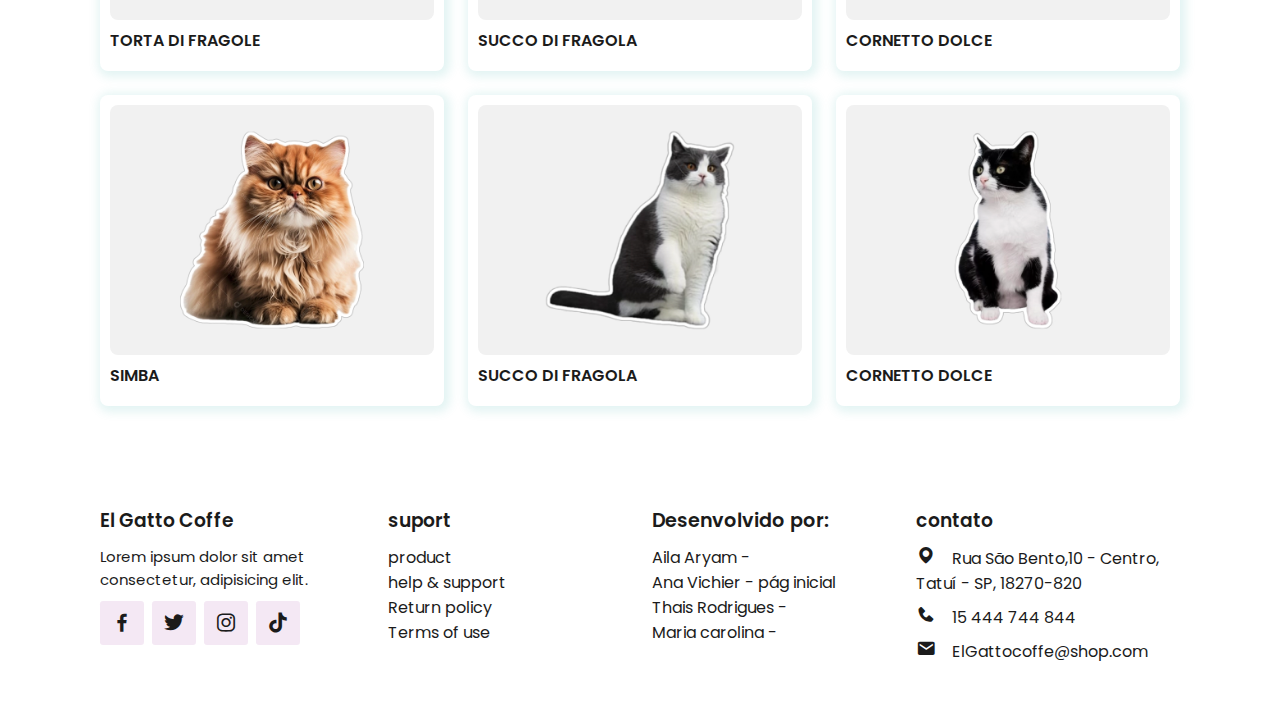
<file: gatos.html>
<!DOCTYPE html>
<html lang="pt-br">
<head>
    <meta charset="UTF-8">
    <meta name="viewport" content="width=device-width, initial-scale=1.0">
    <title>ElGatto.com.br</title>
    <link rel="stylesheet" href="index.css">
    <link rel="stylesheet"
    <link rel="stylesheet"
    href="https://unpkg.com/boxicons@latest/css/boxicons.min.css">
</head>
<body>
    <header>
        <a href="" class="logo">
            <img src="gato logo.png" alt="">
        </a>
        <i class='bx bx-menu' id="menu-icon"></i>
        <ul class="navbar">
            <li><a href="./index.html">Home</a></li>
            <li><a href="#about">cardapio</a></li>
            <li><a href="#products">Nosos Gatos</a></li>
            <li><a href="#customers">Avaliações</a></li>
        </ul>
        <div class="header-icon">
            <i class='bx bxs-cart-alt' ></i>
            <i class='bx bx-search' id="search-icon"></i>
        </div>
        <div class="search-box">
            <input type="search" name="" id="" placeholder="search Here...">
        </div>
    </header>
    <section class="home" id="home">
        <div class="home-text">
            <h1>El gatto </h1>
            <p>O café que faz o coração ronronar! <br> Lorem ipsum dolor, sit amet consectetur adipisicing elit. Lorem ipsum, <br> dolor sit amet consectetur adipisicing elit.</p>
            <a href="" class="btn">shop now</a>
        </div>
        <div class="home-img">
            <img src="./gato.fundo.webp" alt="">
        </div>
    </section>
    <section class="products">
        <div class="heading">
            <h2>Nosos gatinhos</h2>
        </div>
        <div class="products-container">
            <div class="box">
                <img src="./img gato/gato1.webp" alt="">
                <h3>torta di fragole</h3>
                <div class="content">
                </div>
            </div>
            <div class="box">
                <img src="./img gato/gato2.webp" alt="">
                <h3>succo di fragola</h3>
                <div class="content">
                </div>
            </div>
            <div class="box">
                <img src="./img gato/gato3.webp" alt="">
                <h3>cornetto dolce</h3>
                <div class="content">
                </div>
            </div>
         <div class="box">
                <img src="./img gato/gato4.webp" alt="">
                <h3>torta di fragole</h3>
                <div class="content">
                </div>
            </div>
            <div class="box">
                <img src="./img gato/gato5.webp" alt="">
                <h3>succo di fragola</h3>
                <div class="content">
                </div>
            </div>
            <div class="box">
                <img src="./img gato/gato6.webp" alt="">
                <h3>cornetto dolce</h3>
                <div class="content">
                </div>
            </div>
             <div class="box">
                <img src="./img gato/gsto7.webp" alt="">
                <h3>Simba</h3>
                <div class="content">
                </div>
            </div>
            <div class="box">
                <img src="./img gato/gato8.webp" alt="">
                <h3>succo di fragola</h3>
                <div class="content">
                </div>
            </div>
            <div class="box">
                <img src="./img gato/gato9.webp" alt="">
                <h3>cornetto dolce</h3>
                <div class="content">

                </div>
            </div>
        </div>
    </section>    
    <section class="footer">
        <div class="footer-box">
            <h3>El Gatto Coffe </h3>
            <p>Lorem ipsum dolor sit amet consectetur, adipisicing elit.</p>
            <div class="social">
                <a href="#"><i class='bx bxl-facebook' ></i></a>
                <a href="#"><i class='bx bxl-twitter' ></i></a>
                <a href="#"><i class='bx bxl-instagram' ></i></a>
                <a href="#"><i class='bx bxl-tiktok' ></i></a>
            </div>
        </div>
        <div class="footer-box">
            <h3>suport</h3>
            <li><a href="#">product</a></li>
            <li><a href="#">help & support</a></li>
            <li><a href="#">Return policy</a></li>
            <li><a href="#">Terms of use</a></li>
            <li><a href="#"></a></li>
        </div>
        <div class="footer-box">
            <h2>Desenvolvido por:</h2>
            <li><a href="#">Aila Aryam - </a></li>
            <li><a href="#">Ana Vichier - pág inicial</a></li>
            <li><a href="#">Thais Rodrigues -</a></li>
            <li><a href="#">Maria carolina -</a></li>
        </div>
        <div class="footer-box">
            <h3>contato</h3>
            <div class="contact">
                <span><i class='bx bxs-map' ></i>Rua São Bento,10 - Centro, Tatuí - SP, 18270-820</span>
                <span><i class='bx bxs-phone' ></i>15 444 744 844</span>
                <span><i class='bx bxs-envelope' ></i>ElGattocoffe@shop.com</span>
            </div>
        </div>
    </section>

        <script src="./index.js"></script>
</body>
</html>
</file>
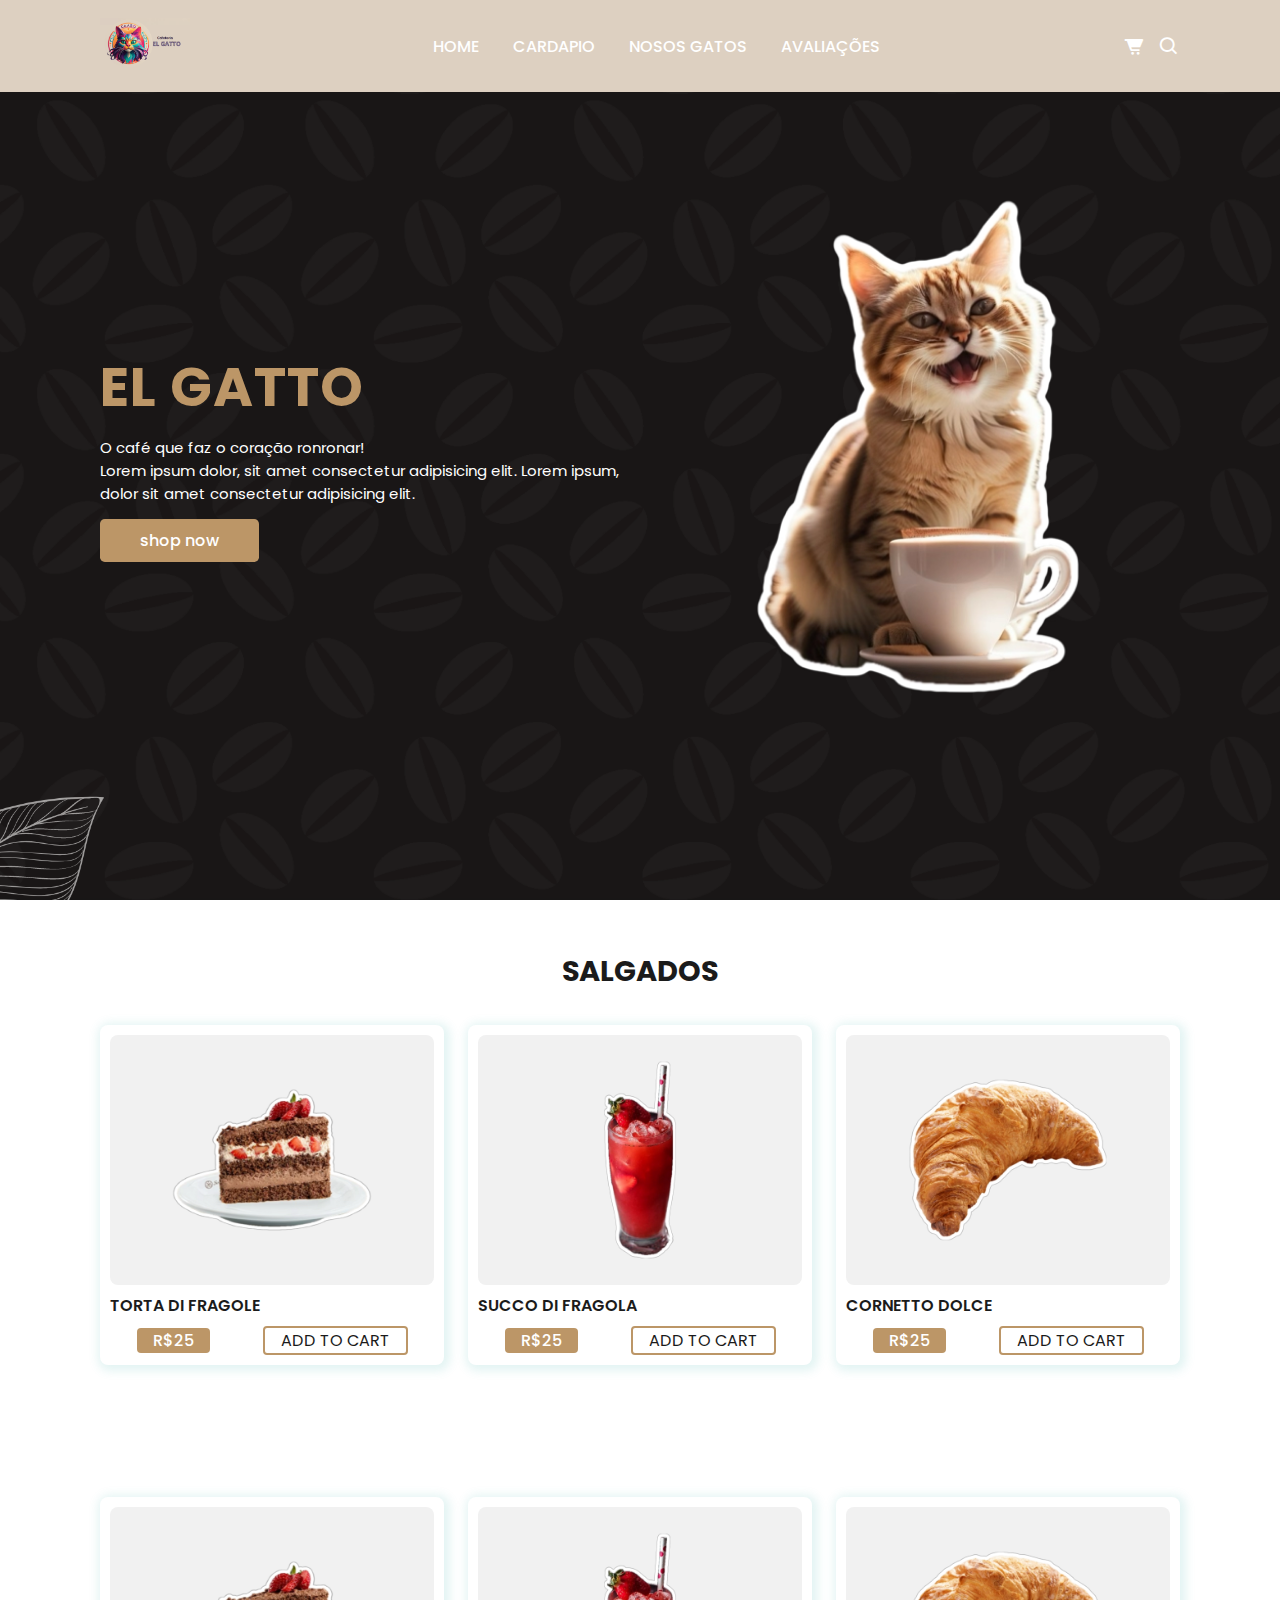
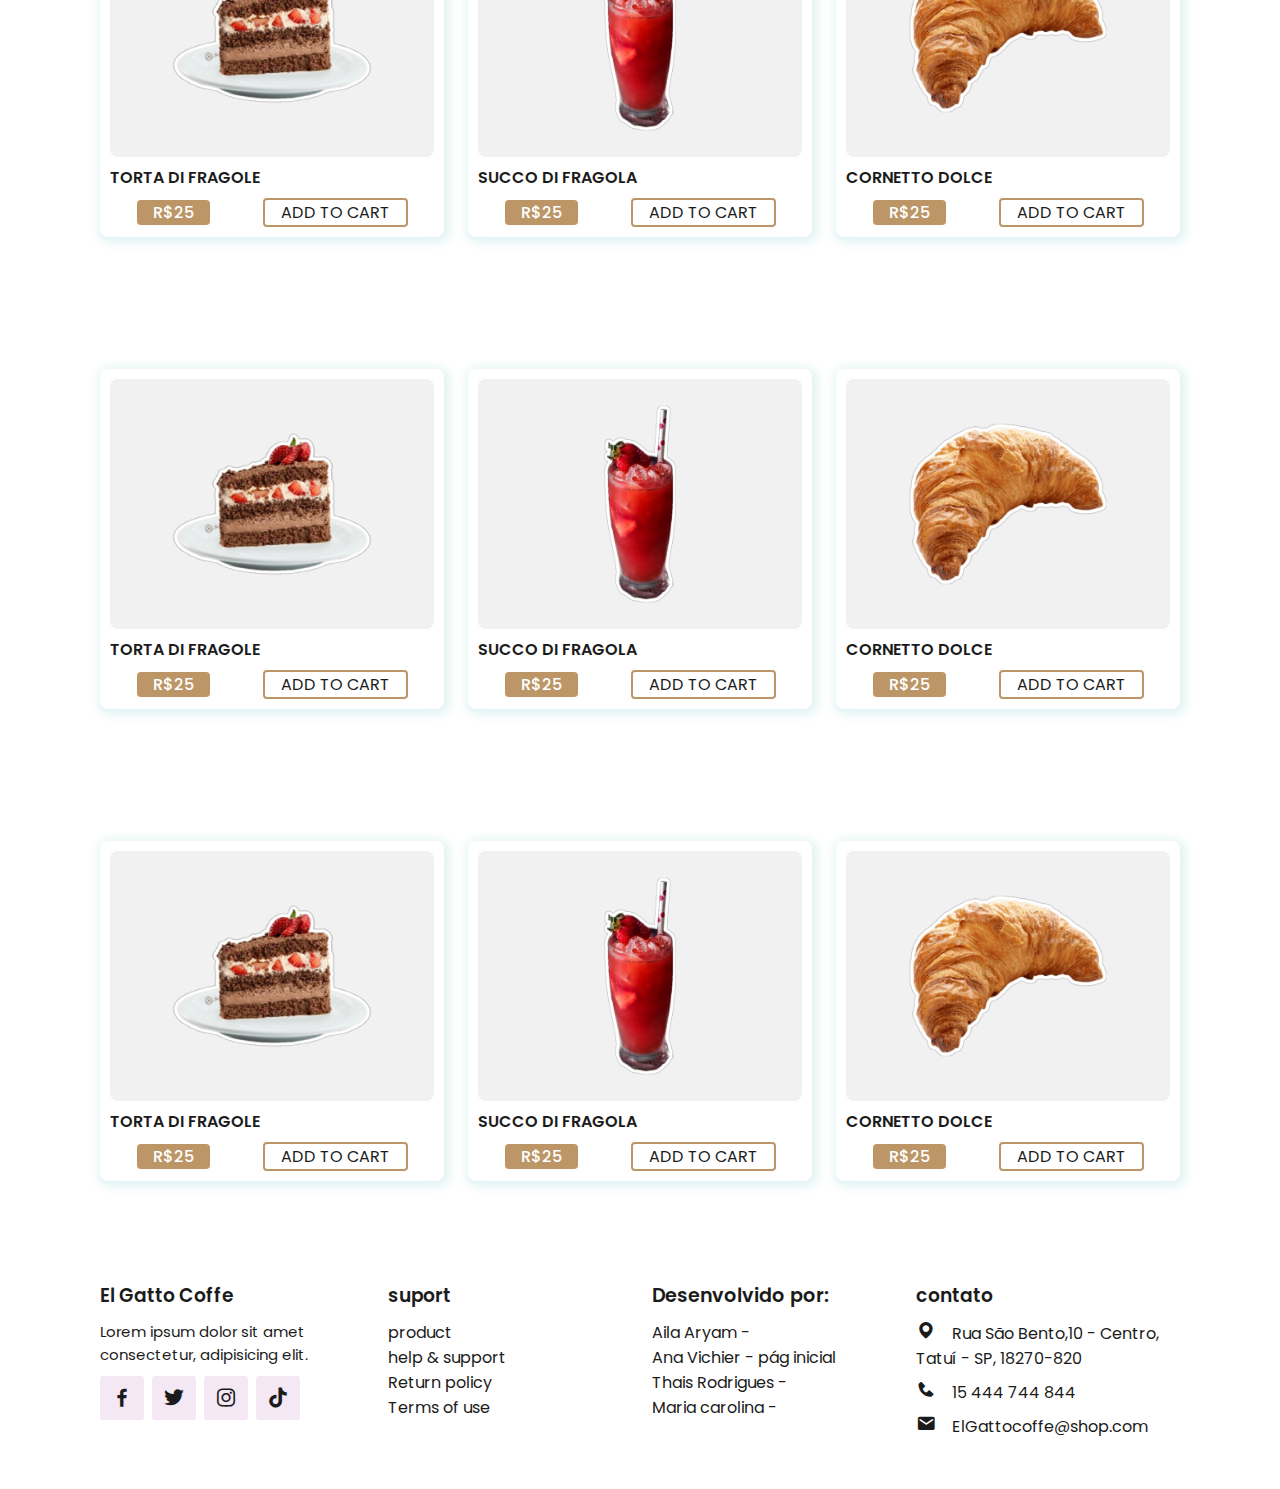
<file: salgados.html>
<!DOCTYPE html>
<html lang="pt-br">
<head>
    <meta charset="UTF-8">
    <meta name="viewport" content="width=device-width, initial-scale=1.0">
    <title>ElGatto.com.br</title>
    <link rel="stylesheet" href="index.css">
    <link rel="stylesheet"
    <link rel="stylesheet"
    href="https://unpkg.com/boxicons@latest/css/boxicons.min.css">
</head>
<body>
    <header>
        <a href="" class="logo">
            <img src="gato logo.png" alt="">
        </a>
        <i class='bx bx-menu' id="menu-icon"></i>
        <ul class="navbar">
            <li><a href="./index.html">Home</a></li>
            <li><a href="#about">cardapio</a></li>
            <li><a href="#products">Nosos Gatos</a></li>
            <li><a href="#customers">Avaliações</a></li>
        </ul>
        <div class="header-icon">
            <i class='bx bxs-cart-alt' ></i>
            <i class='bx bx-search' id="search-icon"></i>
        </div>
        <div class="search-box">
            <input type="search" name="" id="" placeholder="search Here...">
        </div>
    </header>
    <section class="home" id="home">
        <div class="home-text">
            <h1>El gatto </h1>
            <p>O café que faz o coração ronronar! <br> Lorem ipsum dolor, sit amet consectetur adipisicing elit. Lorem ipsum, <br> dolor sit amet consectetur adipisicing elit.</p>
            <a href="" class="btn">shop now</a>
        </div>
        <div class="home-img">
            <img src="./gato.fundo.webp" alt="">
        </div>
    </section>
    <section class="products">
        <div class="heading">
            <h2>Salgados</h2>
        </div>
        <div class="products-container">
            <div class="box">
                <img src="./bolo1.webp" alt="">
                <h3>torta di fragole</h3>
                <div class="content">
                    <span>R$25</span>
                    <a href="#">Add to cart</a>
                </div>
            </div>
            <div class="box">
                <img src="./suco1.webp" alt="">
                <h3>succo di fragola</h3>
                <div class="content">
                    <span>R$25</span>
                    <a href="#">Add to cart</a>
                </div>
            </div>
            <div class="box">
                <img src="./salgado1.webp" alt="">
                <h3>cornetto dolce</h3>
                <div class="content">
                    <span>R$25</span>
                    <a href="#">Add to cart</a>
                </div>
            </div>
        </div>
    </section>    

    <section class="products">
        <div class="products-container">
            <div class="box">
                <img src="./bolo1.webp" alt="">
                <h3>torta di fragole</h3>
                <div class="content">
                    <span>R$25</span>
                    <a href="#">Add to cart</a>
                </div>
            </div>
            <div class="box">
                <img src="./suco1.webp" alt="">
                <h3>succo di fragola</h3>
                <div class="content">
                    <span>R$25</span>
                    <a href="#">Add to cart</a>
                </div>
            </div>
            <div class="box">
                <img src="./salgado1.webp" alt="">
                <h3>cornetto dolce</h3>
                <div class="content">
                    <span>R$25</span>
                    <a href="#">Add to cart</a>
                </div>
            </div>
        </div>
    </section>  

    <section class="products">
        <div class="products-container">
            <div class="box">
                <img src="./bolo1.webp" alt="">
                <h3>torta di fragole</h3>
                <div class="content">
                    <span>R$25</span>
                    <a href="#">Add to cart</a>
                </div>
            </div>
            <div class="box">
                <img src="./suco1.webp" alt="">
                <h3>succo di fragola</h3>
                <div class="content">
                    <span>R$25</span>
                    <a href="#">Add to cart</a>
                </div>
            </div>
            <div class="box">
                <img src="./salgado1.webp" alt="">
                <h3>cornetto dolce</h3>
                <div class="content">
                    <span>R$25</span>
                    <a href="#">Add to cart</a>
                </div>
            </div>
        </div>
    </section>  

    <section class="products">
        <div class="products-container">
            <div class="box">
                <img src="./bolo1.webp" alt="">
                <h3>torta di fragole</h3>
                <div class="content">
                    <span>R$25</span>
                    <a href="#">Add to cart</a>
                </div>
            </div>
            <div class="box">
                <img src="./suco1.webp" alt="">
                <h3>succo di fragola</h3>
                <div class="content">
                    <span>R$25</span>
                    <a href="#">Add to cart</a>
                </div>
            </div>
            <div class="box">
                <img src="./salgado1.webp" alt="">
                <h3>cornetto dolce</h3>
                <div class="content">
                    <span>R$25</span>
                    <a href="#">Add to cart</a>
                </div>
            </div>
        </div>
    </section>  

    <section class="footer">
        <div class="footer-box">
            <h3>El Gatto Coffe </h3>
            <p>Lorem ipsum dolor sit amet consectetur, adipisicing elit.</p>
            <div class="social">
                <a href="#"><i class='bx bxl-facebook' ></i></a>
                <a href="#"><i class='bx bxl-twitter' ></i></a>
                <a href="#"><i class='bx bxl-instagram' ></i></a>
                <a href="#"><i class='bx bxl-tiktok' ></i></a>
            </div>
        </div>
        <div class="footer-box">
            <h3>suport</h3>
            <li><a href="#">product</a></li>
            <li><a href="#">help & support</a></li>
            <li><a href="#">Return policy</a></li>
            <li><a href="#">Terms of use</a></li>
            <li><a href="#"></a></li>
        </div>
        <div class="footer-box">
            <h2>Desenvolvido por:</h2>
            <li><a href="#">Aila Aryam - </a></li>
            <li><a href="#">Ana Vichier - pág inicial</a></li>
            <li><a href="#">Thais Rodrigues -</a></li>
            <li><a href="#">Maria carolina -</a></li>
        </div>
        <div class="footer-box">
            <h3>contato</h3>
            <div class="contact">
                <span><i class='bx bxs-map' ></i>Rua São Bento,10 - Centro, Tatuí - SP, 18270-820</span>
                <span><i class='bx bxs-phone' ></i>15 444 744 844</span>
                <span><i class='bx bxs-envelope' ></i>ElGattocoffe@shop.com</span>
            </div>
        </div>
    </section>

    
        <script src="./index.js"></script>
</body>
</html>
</file>
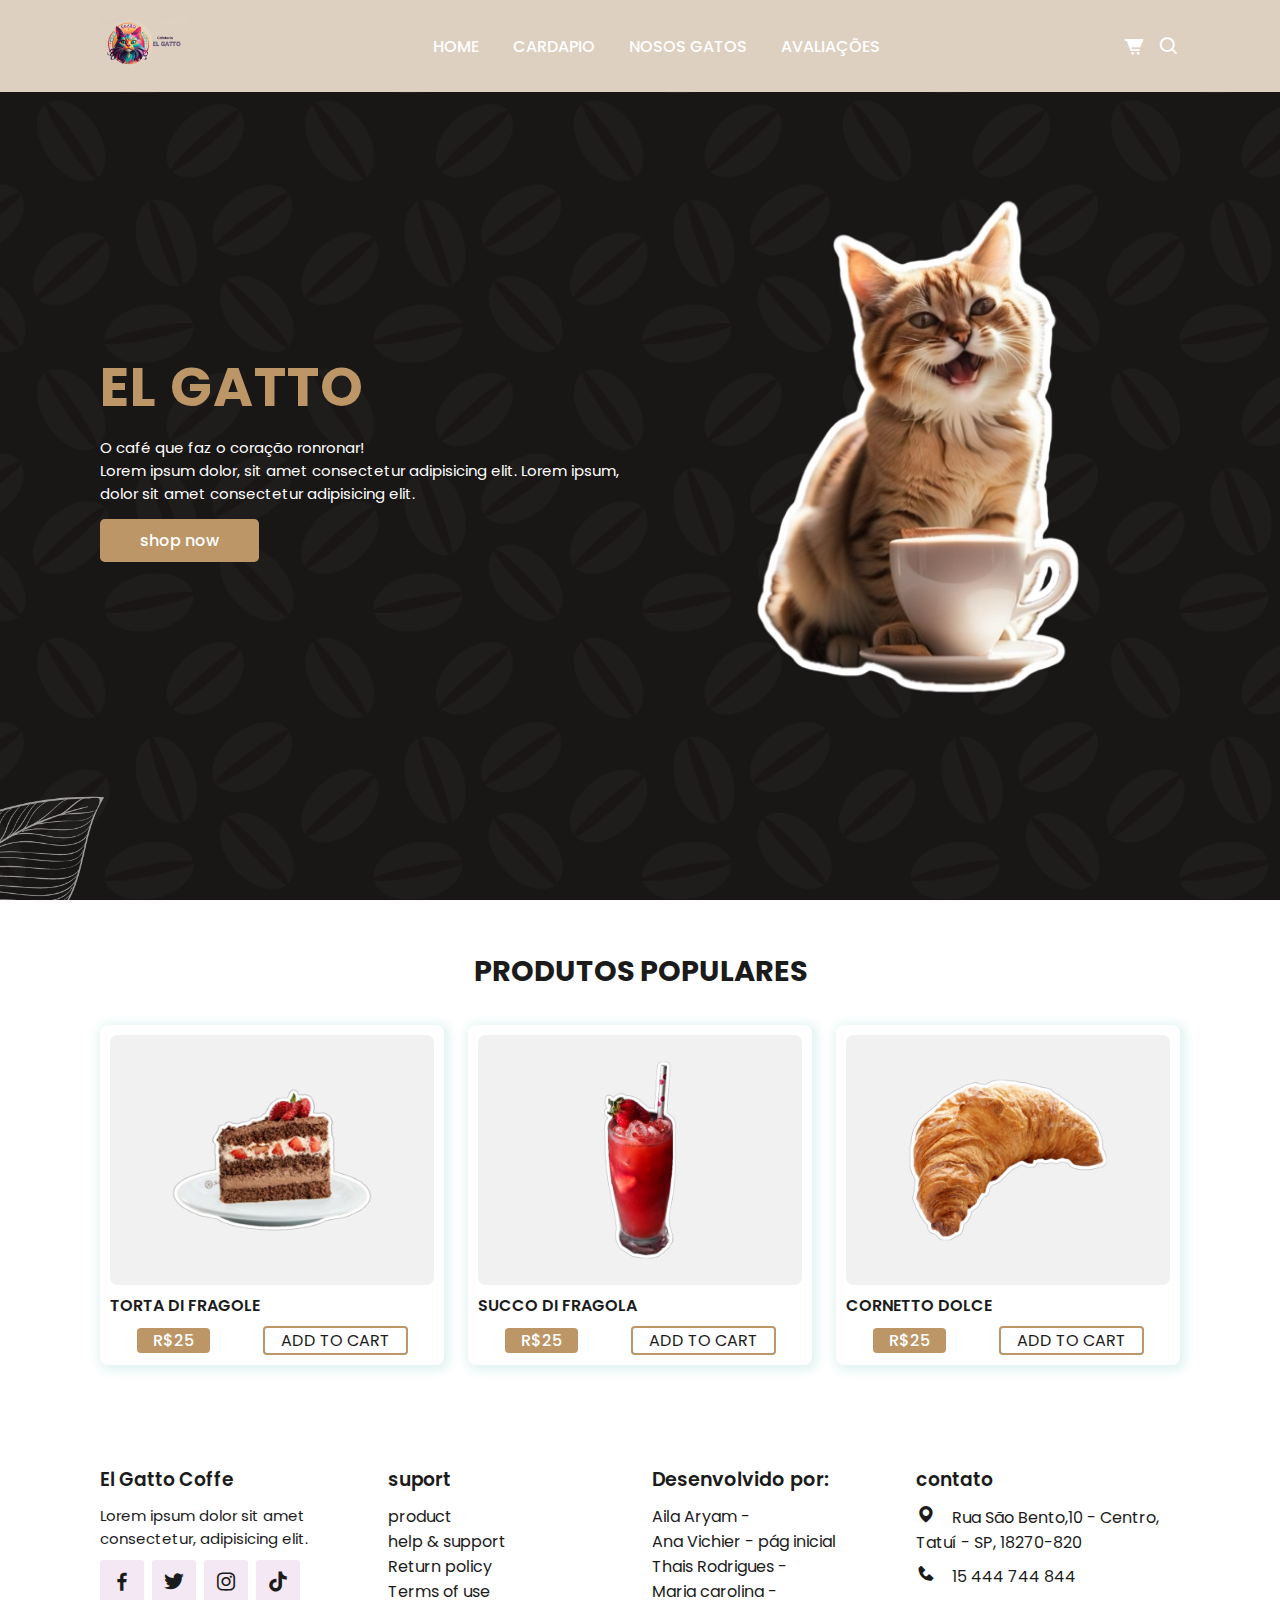
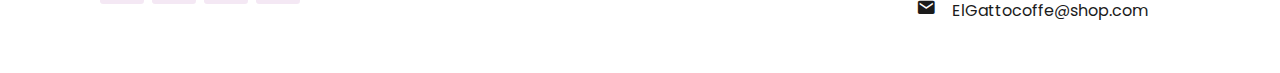
<file: teste.html>
<!DOCTYPE html>
<html lang="pt-br">
<head>
    <meta charset="UTF-8">
    <meta name="viewport" content="width=device-width, initial-scale=1.0">
    <title>ElGatto.com.br</title>
    <link rel="stylesheet" href="index.css">
    <link rel="stylesheet"
    <link rel="stylesheet"
    href="https://unpkg.com/boxicons@latest/css/boxicons.min.css">
</head>
<body>
    <header>
        <a href="" class="logo">
            <img src="gato logo.png" alt="">
        </a>
        <i class='bx bx-menu' id="menu-icon"></i>
        <ul class="navbar">
            <li><a href="./index.html">Home</a></li>
            <li><a href="#about">cardapio</a></li>
            <li><a href="#products">Nosos Gatos</a></li>
            <li><a href="#customers">Avaliações</a></li>
        </ul>
        <div class="header-icon">
            <i class='bx bxs-cart-alt' ></i>
            <i class='bx bx-search' id="search-icon"></i>
        </div>
        <div class="search-box">
            <input type="search" name="" id="" placeholder="search Here...">
        </div>
    </header>
    <section class="home" id="home">
        <div class="home-text">
            <h1>El gatto </h1>
            <p>O café que faz o coração ronronar! <br> Lorem ipsum dolor, sit amet consectetur adipisicing elit. Lorem ipsum, <br> dolor sit amet consectetur adipisicing elit.</p>
            <a href="" class="btn">shop now</a>
        </div>
        <div class="home-img">
            <img src="./gato.fundo.webp" alt="">
        </div>
    </section>
    <section class="products">
        <div class="heading">
            <h2>Produtos populares</h2>
        </div>
        <div class="products-container">
            <div class="box">
                <img src="./bolo1.webp" alt="">
                <h3>torta di fragole</h3>
                <div class="content">
                    <span>R$25</span>
                    <a href="#">Add to cart</a>
                </div>
            </div>
            <div class="box">
                <img src="./suco1.webp" alt="">
                <h3>succo di fragola</h3>
                <div class="content">
                    <span>R$25</span>
                    <a href="#">Add to cart</a>
                </div>
            </div>
            <div class="box">
                <img src="./salgado1.webp" alt="">
                <h3>cornetto dolce</h3>
                <div class="content">
                    <span>R$25</span>
                    <a href="#">Add to cart</a>
                </div>
            </div>
        </div>
    </section>    
    <section class="footer">
        <div class="footer-box">
            <h3>El Gatto Coffe </h3>
            <p>Lorem ipsum dolor sit amet consectetur, adipisicing elit.</p>
            <div class="social">
                <a href="#"><i class='bx bxl-facebook' ></i></a>
                <a href="#"><i class='bx bxl-twitter' ></i></a>
                <a href="#"><i class='bx bxl-instagram' ></i></a>
                <a href="#"><i class='bx bxl-tiktok' ></i></a>
            </div>
        </div>
        <div class="footer-box">
            <h3>suport</h3>
            <li><a href="#">product</a></li>
            <li><a href="#">help & support</a></li>
            <li><a href="#">Return policy</a></li>
            <li><a href="#">Terms of use</a></li>
            <li><a href="#"></a></li>
        </div>
        <div class="footer-box">
            <h2>Desenvolvido por:</h2>
            <li><a href="#">Aila Aryam - </a></li>
            <li><a href="#">Ana Vichier - pág inicial</a></li>
            <li><a href="#">Thais Rodrigues -</a></li>
            <li><a href="#">Maria carolina -</a></li>
        </div>
        <div class="footer-box">
            <h3>contato</h3>
            <div class="contact">
                <span><i class='bx bxs-map' ></i>Rua São Bento,10 - Centro, Tatuí - SP, 18270-820</span>
                <span><i class='bx bxs-phone' ></i>15 444 744 844</span>
                <span><i class='bx bxs-envelope' ></i>ElGattocoffe@shop.com</span>
            </div>
        </div>
    </section>

        <script src="./index.js"></script>
</body>
</html>
</file>
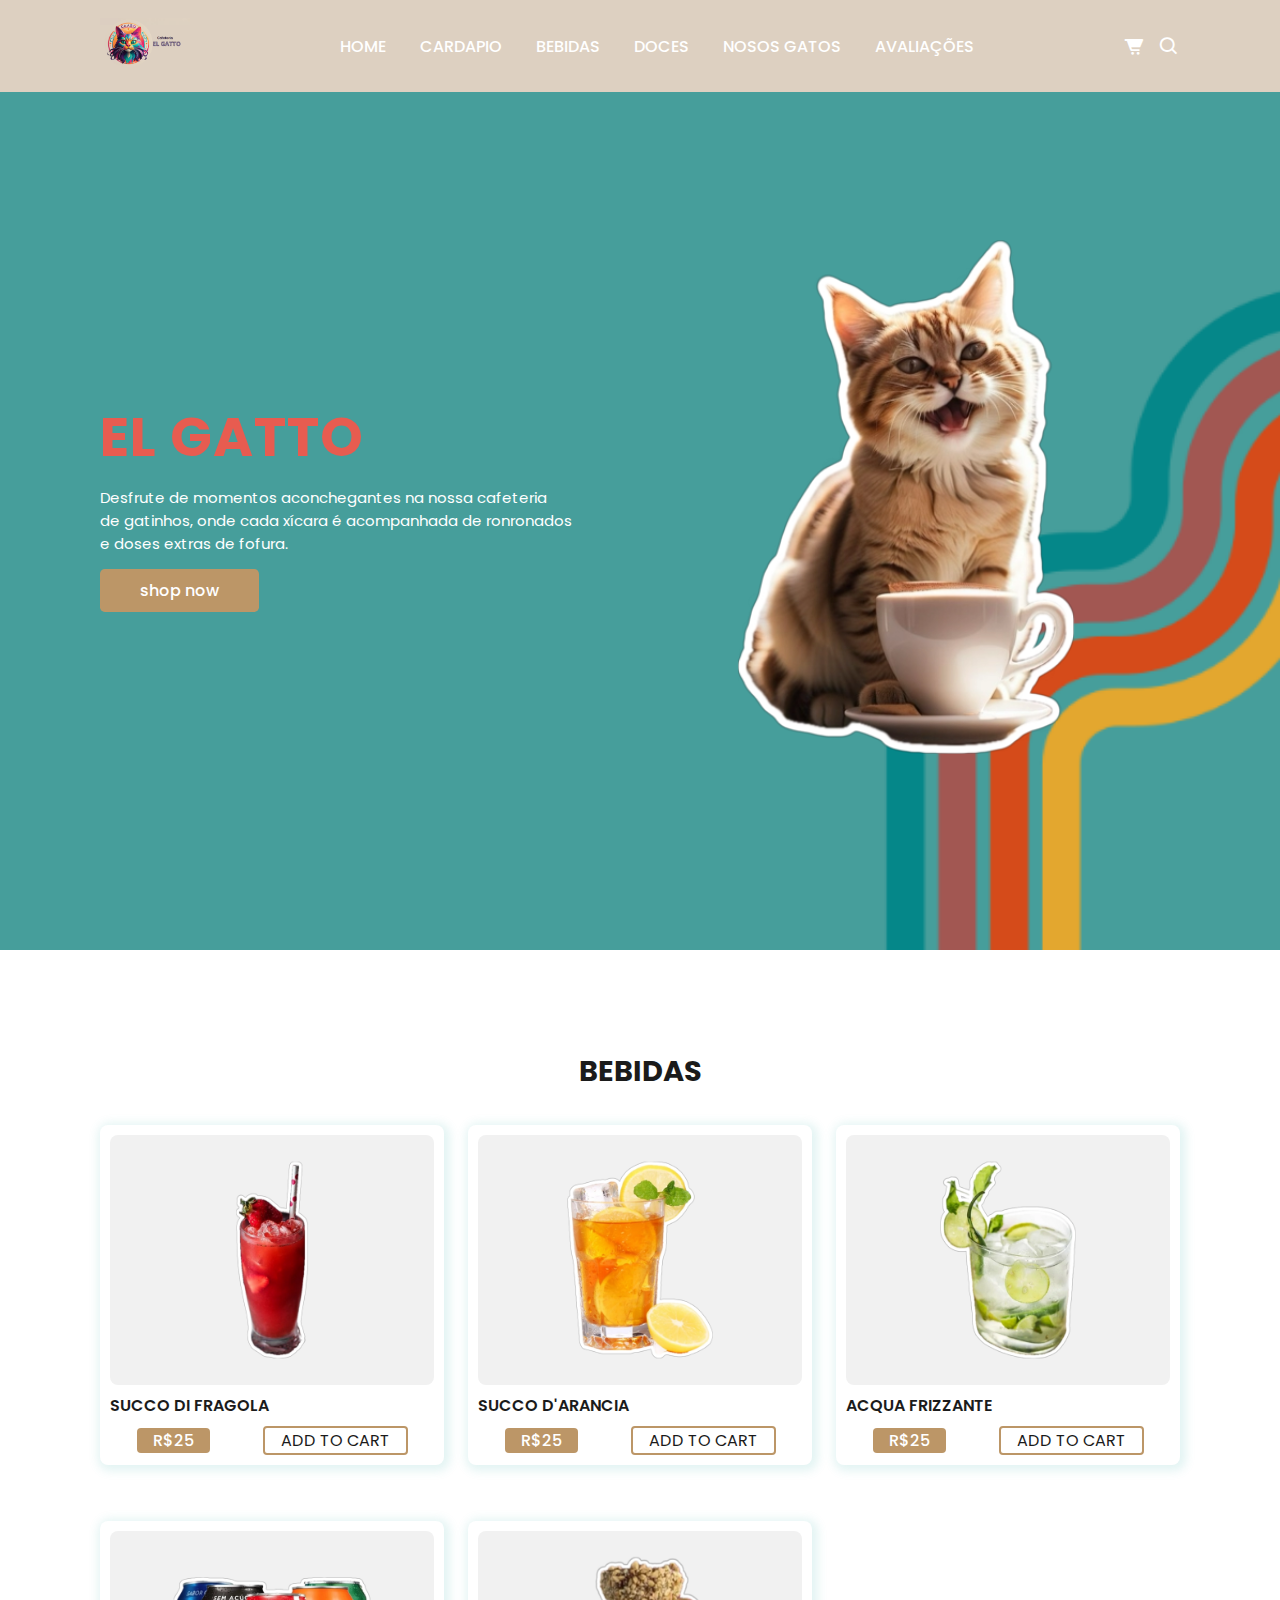
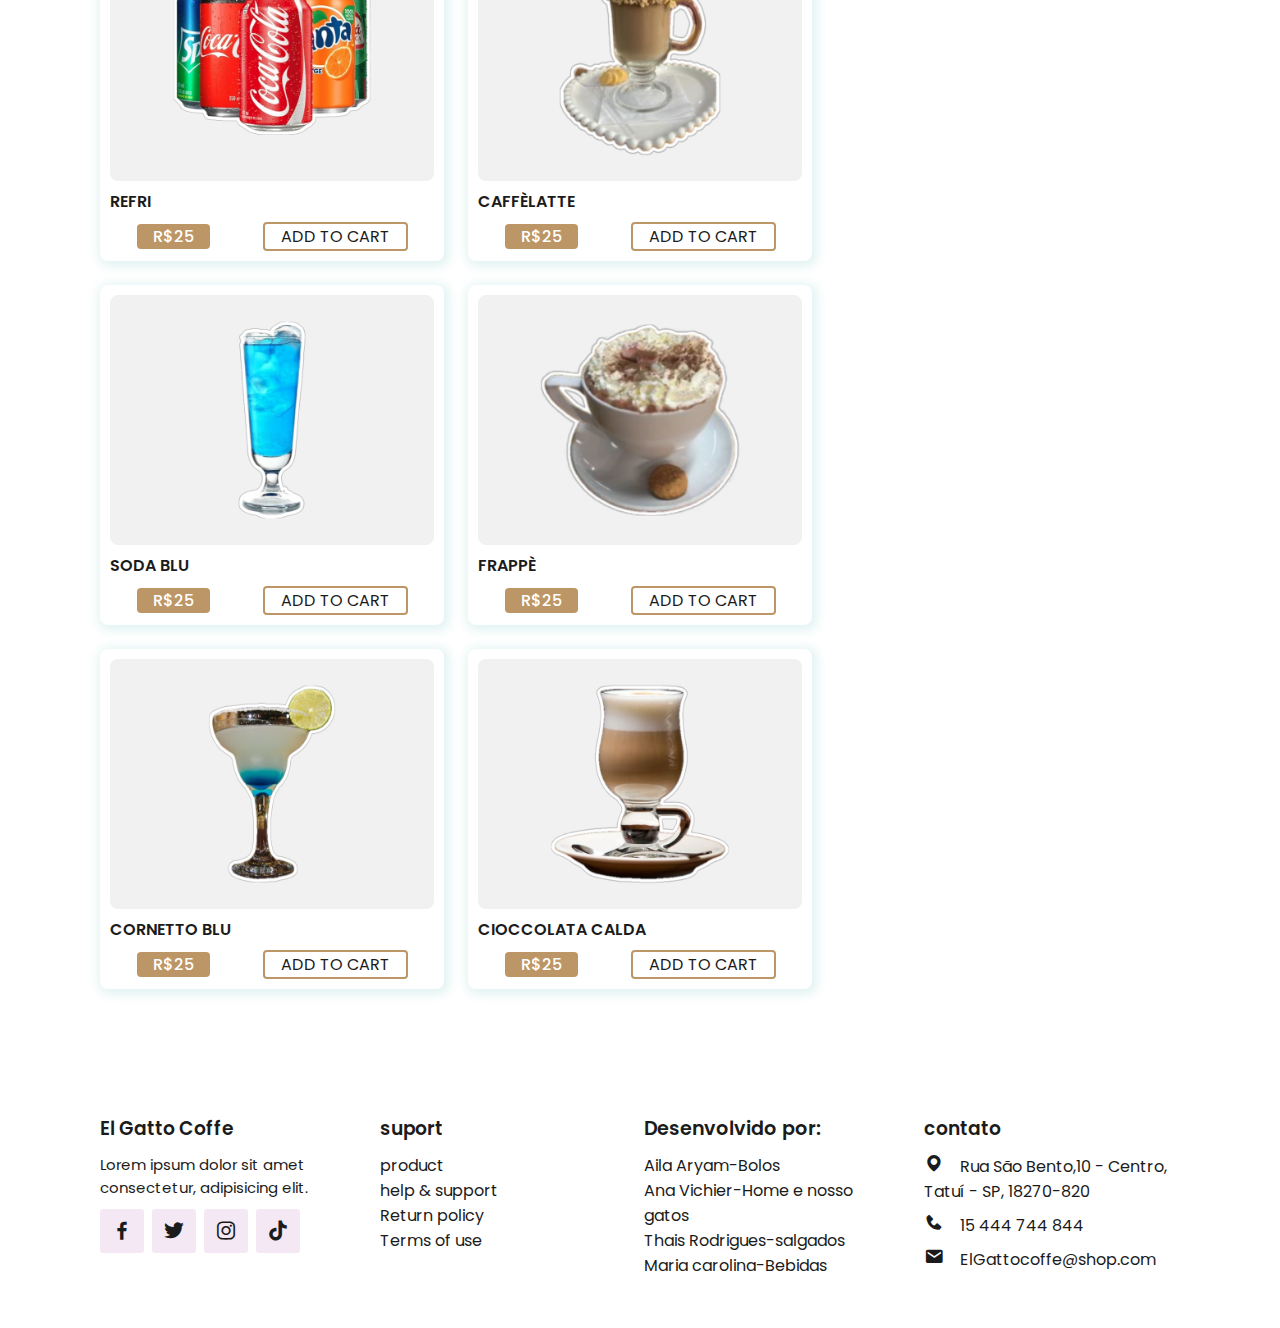
<file: pág inicial/bebidas.html>
<!DOCTYPE html>
<html lang="pt-br">
<head>
    <meta charset="UTF-8">
    <meta name="viewport" content="width=device-width, initial-scale=1.0">
    <title>ElGatto.com.br</title>
    <link rel="stylesheet" href="./cardapio.css">
    <link rel="stylesheet"
    <link href='https://unpkg.com/boxicons@2.1.4/css/boxicons.min.css' rel='stylesheet'>
</head>
<body>
    <header>
        <a href="#" class="logo">
            <img src="./img gato/gato logo.png" alt="">
        </a>
        <i class='bx bx-menu' id="menu-icon"></i>
        <ul class="navbar">
            <li><a href="index.html #img">Home</a></li>
            <li><a href="./salgados.html #salgados">cardapio</a></li>
            <li><a href="./bebidas.html #bebidas">Bebidas</a></li>
            <li><a href="./doces.html #doces">Doces</a></li>
            <li><a href="./gatos.html #gato">Nosos Gatos</a></li>
            <li><a href="index.html #customers">Avaliações</a></li>
        </ul>
        <div class="header-icon">
            <i class='bx bxs-cart-alt' ></i>
            <i class='bx bx-search' id="search-icon"></i>
        </div>
        <div class="search-box">
            <input type="search" name="" id="" placeholder="search Here...">
        </div>
    </header>
    <br>
    <br>
    <section class="home" id="home">
        <div class="home-text">
            <h1>El gatto </h1>
            <p>Desfrute de momentos aconchegantes na nossa cafeteria <br> de gatinhos, onde cada xícara é acompanhada de ronronados <br> e doses extras de fofura.</p>
            <a href="" class="btn">shop now</a>
        </div>
        <div class="home-img">
            <img src="./img gato/gato.fundo.webp" alt="">
        </div>
    </section>
    <br>
    <br>
    <section class="products">
        <div class="heading">
            <h2 id="bebidas">Bebidas</h2>
        </div>
        <div class="products-container">
            <div class="box">
                <img src="./img cardapio/suco1.webp" alt="">
                <h3>succo di fragola</h3>
                <div class="content">
                    <span>R$25</span>
                    <a href="#">Add to cart</a>
                </div>
            </div>
            <div class="box">
                <img src="./img cardapio/suco5.webp" alt="">
                <h3>succo d'arancia</h3>
                <div class="content">
                    <span>R$25</span>
                    <a href="#">Add to cart</a>
                </div>
            </div>
            <div class="box">
                <img src="./img cardapio/suco3.webp" alt="">
                <h3>acqua frizzante</h3>
                <div class="content">
                    <span>R$25</span>
                    <a href="#">Add to cart</a>
                </div>
            </div>
        <div class="products-container">
            <div class="box">
                <img src="./img cardapio/suco4.webp" alt="">
                <h3>Refri</h3>
                <div class="content">
                    <span>R$25</span>
                    <a href="#">Add to cart</a>
                </div>
            </div>
            <div class="box">
                <img src="./img cardapio/suco6.webp" alt="">
                <h3>soda blu</h3>
                <div class="content">
                    <span>R$25</span>
                    <a href="#">Add to cart</a>
                </div>
            </div>
            <div class="box">
                <img src="./img cardapio/suco9.webp" alt="">
                <h3>cornetto blu</h3>
                <div class="content">
                    <span>R$25</span>
                    <a href="#">Add to cart</a>
                </div>
            </div>
        </div>
        <div class="products-container">
            <div class="box">
                <img src="./img cardapio/suco8.webp" alt="">
                <h3>caffèlatte</h3>
                <div class="content">
                    <span>R$25</span>
                    <a href="#">Add to cart</a>
                </div>
            </div>
            <div class="box">
                <img src="./img cardapio/suco7.webp" alt="">
                <h3>frappè</h3>
                <div class="content">
                    <span>R$25</span>
                    <a href="#">Add to cart</a>
                </div>
            </div>
            <div class="box">
                <img src="./img cardapio/suco10.webp" alt="">
                <h3>cioccolata calda</h3>
                <div class="content">
                    <span>R$25</span>
                    <a href="#">Add to cart</a>
                </div>
            </div>
        </div>
    </div>
    </section>
    <br>
    <section class="footer">
        <div class="footer-box">
            <h3>El Gatto Coffe </h3>
            <p>Lorem ipsum dolor sit amet consectetur, adipisicing elit.</p>
            <div class="social">
                <a href="#"><i class='bx bxl-facebook' ></i></a>
                <a href="#"><i class='bx bxl-twitter' ></i></a>
                <a href="#"><i class='bx bxl-instagram' ></i></a>
                <a href="#"><i class='bx bxl-tiktok' ></i></a>
            </div>
        </div>
        <div class="footer-box">
            <h3>suport</h3>
            <li><a href="#">product</a></li>
            <li><a href="#">help & support</a></li>
            <li><a href="#">Return policy</a></li>
            <li><a href="#">Terms of use</a></li>
            <li><a href="#"></a></li>
        </div>
        <div class="footer-box">
            <h2>Desenvolvido por:</h2>
            <li><a href="#">Aila Aryam-Bolos </a></li>
            <li><a href="#">Ana Vichier-Home e nosso gatos</a></li>
            <li><a href="#">Thais Rodrigues-salgados</a></li>
            <li><a href="#">Maria carolina-Bebidas</a></li>
        </div>
        <div class="footer-box">
            <h3>contato</h3>
            <div class="contact">
                <span><i class='bx bxs-map' ></i>Rua São Bento,10 - Centro, Tatuí - SP, 18270-820</span>
                <span><i class='bx bxs-phone' ></i>15 444 744 844</span>
                <span><i class='bx bxs-envelope' ></i>ElGattocoffe@shop.com</span>
            </div>
        </div>
    </section>

        <script src="./index.js"></script>
</body>
</html>
</file>
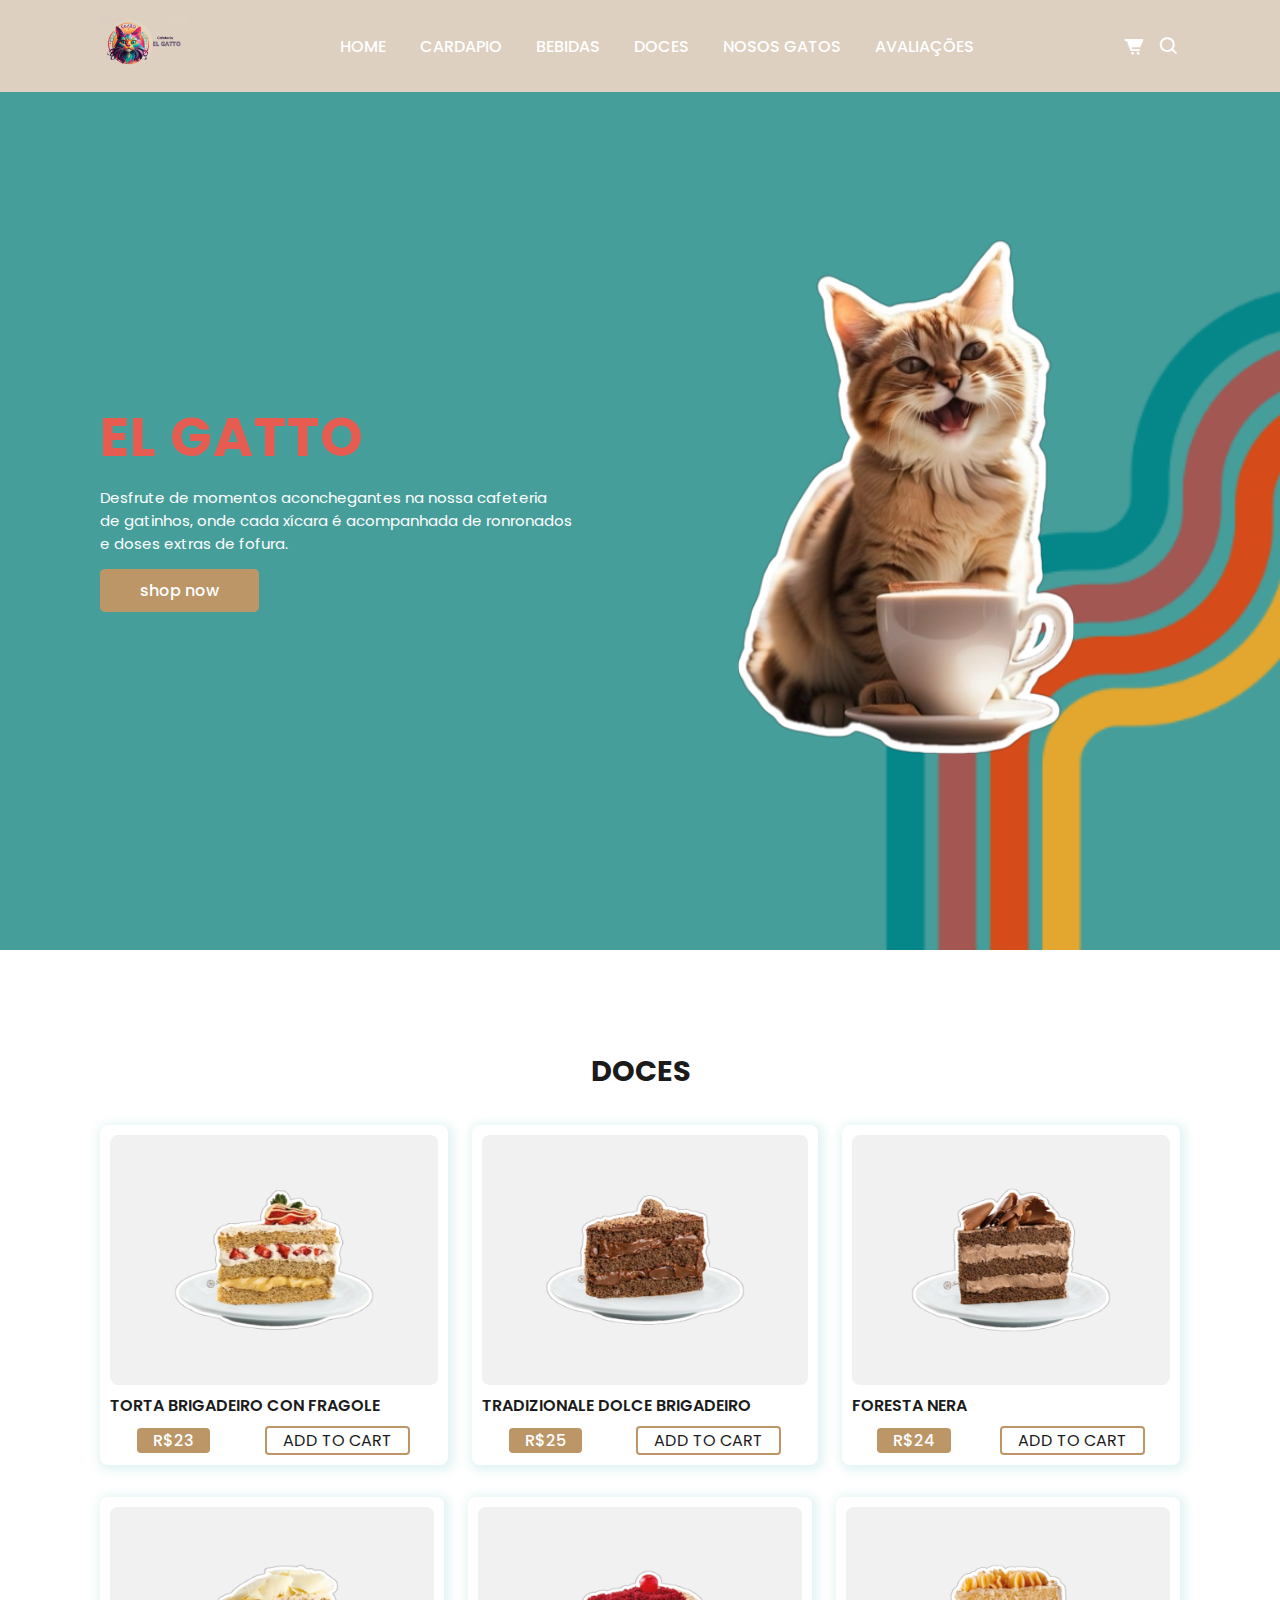
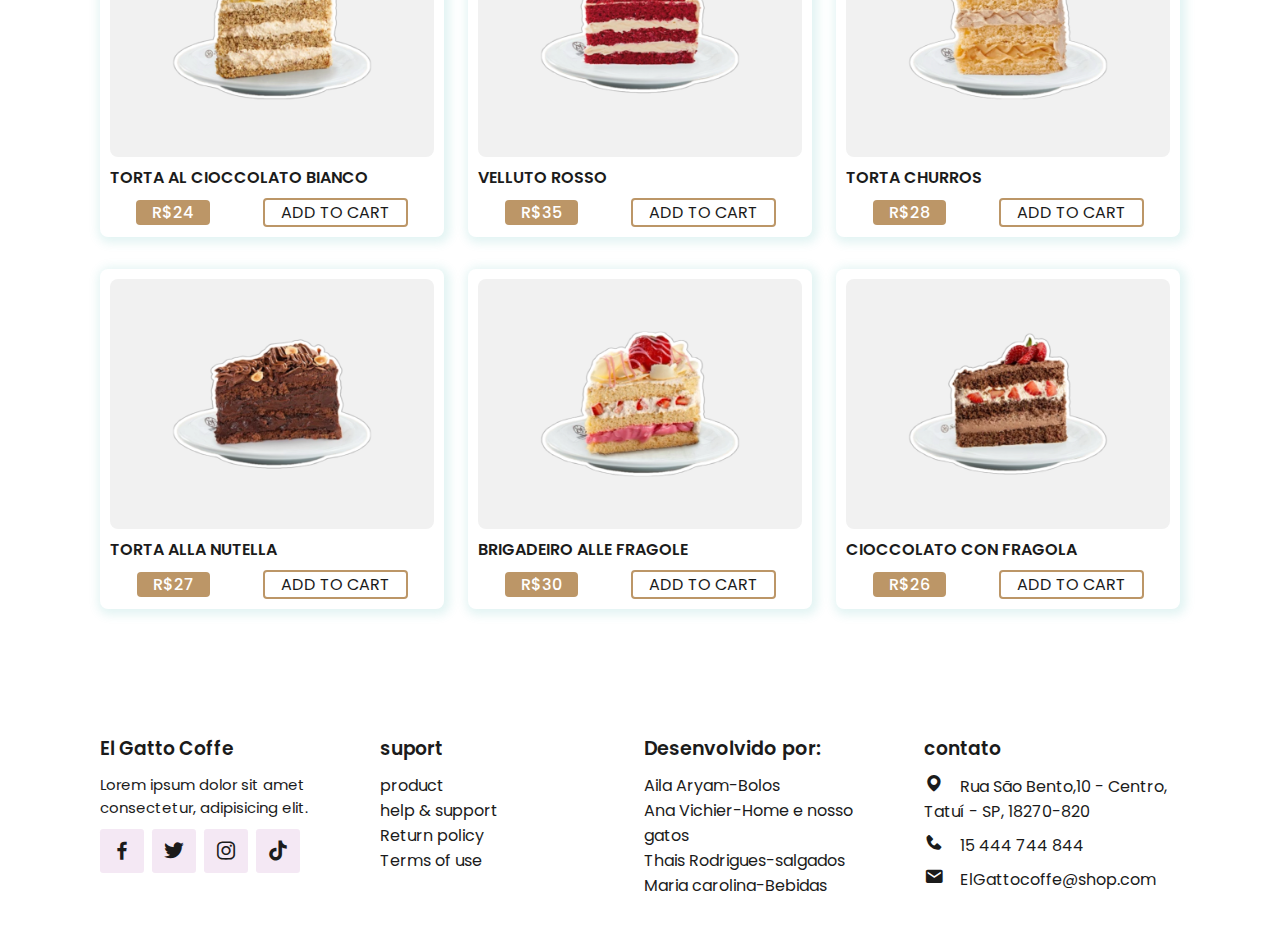
<file: pág inicial/doces.html>
<!DOCTYPE html>
<html lang="pt-br">
<head>
    <meta charset="UTF-8">
    <meta name="viewport" content="width=device-width, initial-scale=1.0">
    <title>ElGatto.com.br</title>
    <link rel="stylesheet" href="./cardapio.css">
    <link rel="stylesheet"
    <link href='https://unpkg.com/boxicons@2.1.4/css/boxicons.min.css' rel='stylesheet'>
</head>
<body>
    <header>
       <a href="" class="logo">
        <img src="./img gato/gato logo.png" alt="">
       </a>
        <i class='bx bx-menu' id="menu-icon"></i>
        <ul class="navbar">
            <li><a href="index.html #img">Home</a></li>
            <li><a href="./salgados.html #salgados">cardapio</a></li>
            <li><a href="./bebidas.html #bebidas">Bebidas</a></li>
            <li><a href="./doces.html #doces">Doces</a></li>
            <li><a href="./gatos.html #gato">Nosos Gatos</a></li>
            <li><a href="index.html #customers">Avaliações</a></li>
        </ul>
        <div class="header-icon">
            <i class='bx bxs-cart-alt' ></i>
            <i class='bx bx-search' id="search-icon"></i>
        </div>
        <div class="search-box">
            <input type="search" name="" id="" placeholder="search Here...">
        </div>
    </header>
    <br>
    <br>
    <section class="home" id="home">
        <div class="home-text">
            <h1>El gatto </h1>
            <p>Desfrute de momentos aconchegantes na nossa cafeteria <br> de gatinhos, onde cada xícara é acompanhada de ronronados <br> e doses extras de fofura.</p>
            <a href="" class="btn">shop now</a>
        </div>
        <div class="home-img">
            <img src="./img gato/gato.fundo.webp" alt="">
        </div>
    </section>
    <br>
    <br>
    <section class="products">
        <div class="heading">
            <h2 id="doces">Doces</h2>
        </div>
        <div class="products-container">
            <div class="box">
                <img src="./img cardapio/bolo de brigadeiro com morango.webp" alt="">
                <h3>TORTA BRIGADEIRO CON FRAGOLE</h3>
                <div class="content">
                    <span>R$23</span>
                    <a href="#">Add to cart</a>
                </div>
            </div>
            <div class="box">
                <img src="./img cardapio/bolo de brigadeiro tradicional.webp" alt="">
                <h3>Tradizionale dolce brigadeiro</h3>
                <div class="content">
                    <span>R$25</span>
                    <a href="#">Add to cart</a>
                </div>
            </div>
            <div class="box">
                <img src="./img cardapio/floresta negra.webp" alt="">
                <h3>Foresta Nera</h3>
                <div class="content">
                    <span>R$24</span>
                    <a href="#">Add to cart</a>
                </div>
            </div>
        </div>
        <div class="products-container">
            <div class="box">
                <img src="./img cardapio/bolo de chocolate branco.webp" alt="">
                <h3>Torta Al Cioccolato Bianco</h3>
                <div class="content">
                    <span>R$24</span>
                    <a href="#">Add to cart</a>
                </div>
            </div>
            <div class="box">
                <img src="./img cardapio/red velvet.webp" alt="">
                <h3>Velluto rosso</h3>
                <div class="content">
                    <span>R$35</span>
                    <a href="#">Add to cart</a>
                </div>
            </div>
            <div class="box">
                <img src="./img cardapio/bolo de churros.webp" alt="">
                <h3>Torta Churros</h3>
                <div class="content">
                    <span>R$28</span>
                    <a href="#">Add to cart</a>
                </div>
            </div>
        </div>
        <div class="products-container">
            <div class="box">
                <img src="./img cardapio/bolo de nutella.webp" alt="">
                <h3>Torta Alla Nutella</h3>
                <div class="content">
                    <span>R$27</span>
                    <a href="#">Add to cart</a>
                </div>
            </div>
            <div class="box">
                <img src="./img cardapio/bolo de morango com brigadeiro de morango.webp" alt="">
                <h3>Brigadeiro alle fragole</h3>
                <div class="content">
                    <span>R$30</span>
                    <a href="#">Add to cart</a>
                </div>
            </div>
            <div class="box">
                <img src="./img cardapio/bolo de chocolate com morango.webp" alt="">
                <h3>Cioccolato con fragola</h3>
                <div class="content">
                    <span>R$26</span>
                    <a href="#">Add to cart</a>
                </div>
            </div>
        </div>
    </section>
    <br>

    <section class="footer">
        <div class="footer-box">
            <h3>El Gatto Coffe </h3>
            <p>Lorem ipsum dolor sit amet consectetur, adipisicing elit.</p>
            <div class="social">
                <a href="#"><i class='bx bxl-facebook' ></i></a>
                <a href="#"><i class='bx bxl-twitter' ></i></a>
                <a href="#"><i class='bx bxl-instagram' ></i></a>
                <a href="#"><i class='bx bxl-tiktok' ></i></a>
            </div>
        </div>
        <div class="footer-box">
            <h3>suport</h3>
            <li><a href="#">product</a></li>
            <li><a href="#">help & support</a></li>
            <li><a href="#">Return policy</a></li>
            <li><a href="#">Terms of use</a></li>
            <li><a href="#"></a></li>
        </div>
        <div class="footer-box">
            <h2>Desenvolvido por:</h2>
            <li><a href="#">Aila Aryam-Bolos </a></li>
            <li><a href="#">Ana Vichier-Home e nosso gatos</a></li>
            <li><a href="#">Thais Rodrigues-salgados</a></li>
            <li><a href="#">Maria carolina-Bebidas</a></li>
        </div>
        <div class="footer-box">
            <h3>contato</h3>
            <div class="contact">
                <span><i class='bx bxs-map' ></i>Rua São Bento,10 - Centro, Tatuí - SP, 18270-820</span>
                <span><i class='bx bxs-phone' ></i>15 444 744 844</span>
                <span><i class='bx bxs-envelope' ></i>ElGattocoffe@shop.com</span>
            </div>
        </div>
    </section>

        <script src="./index.js"></script>
</body>
</html>
</file>
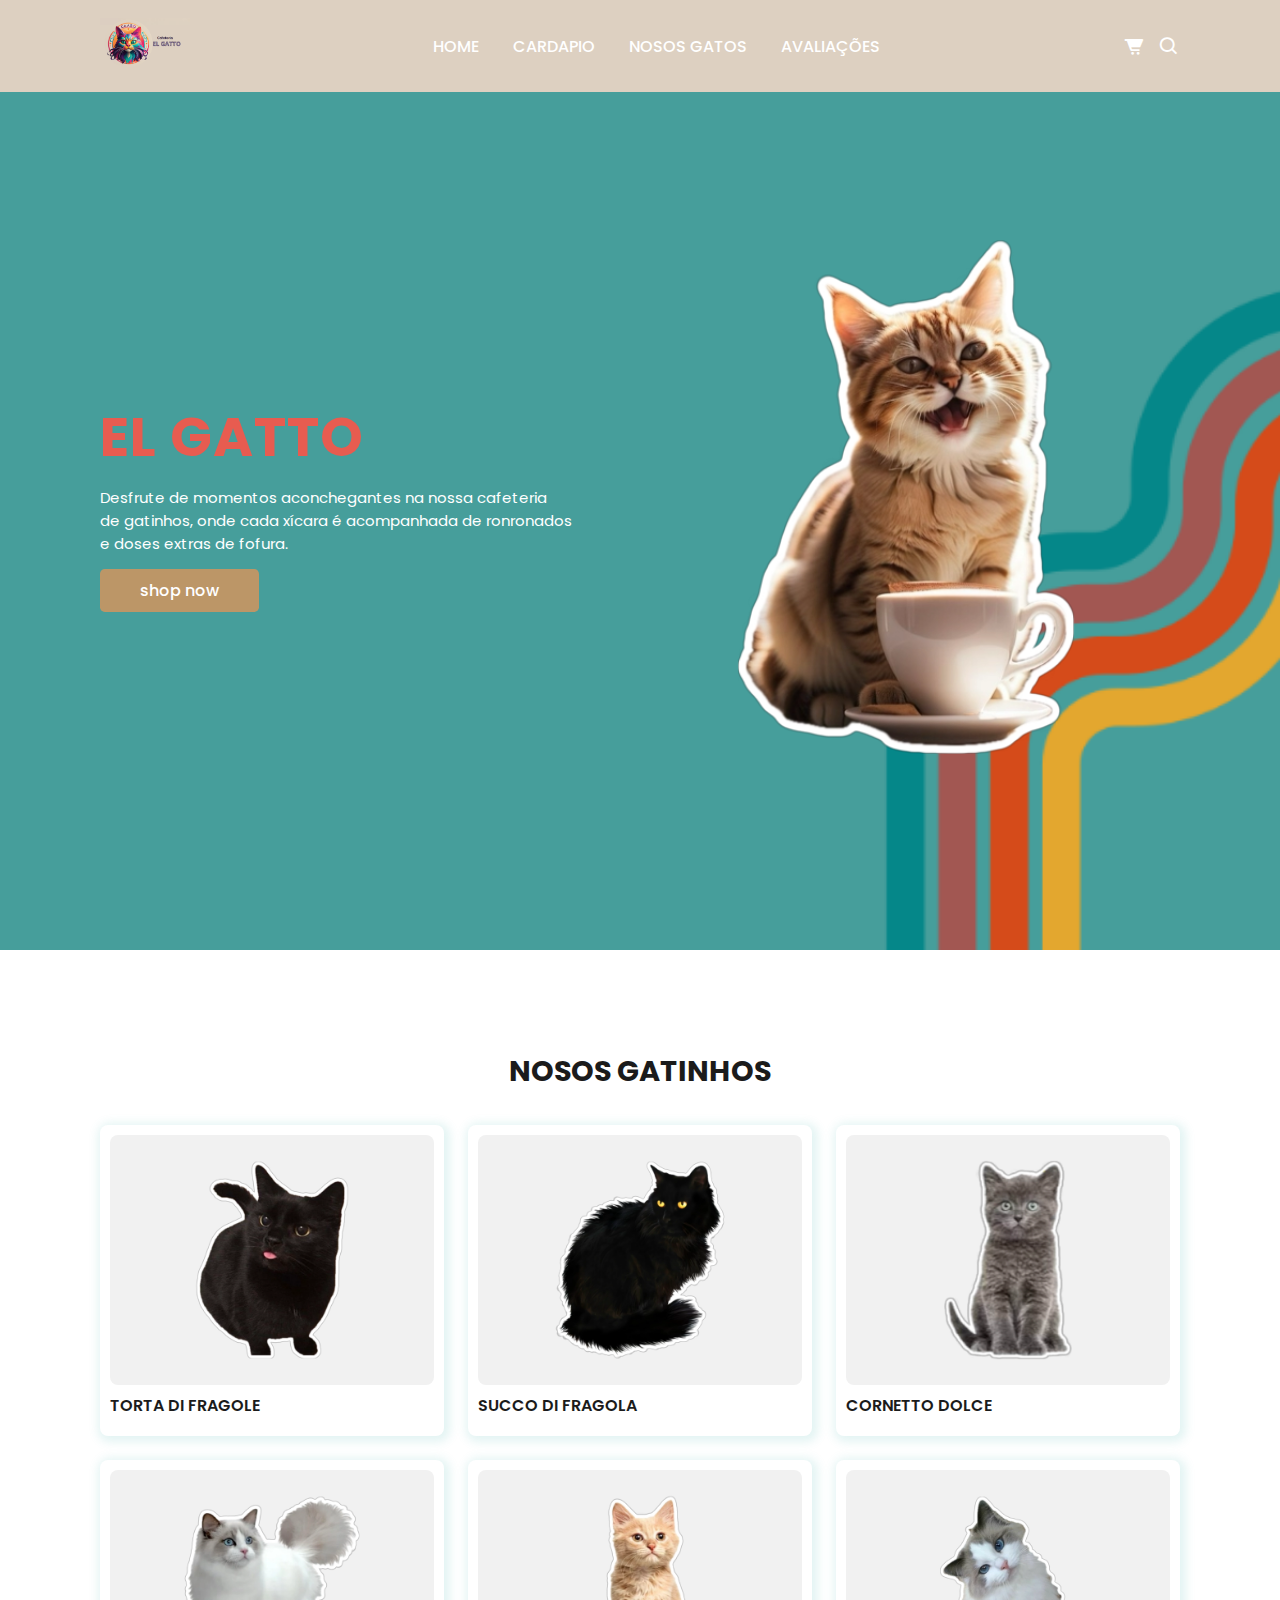
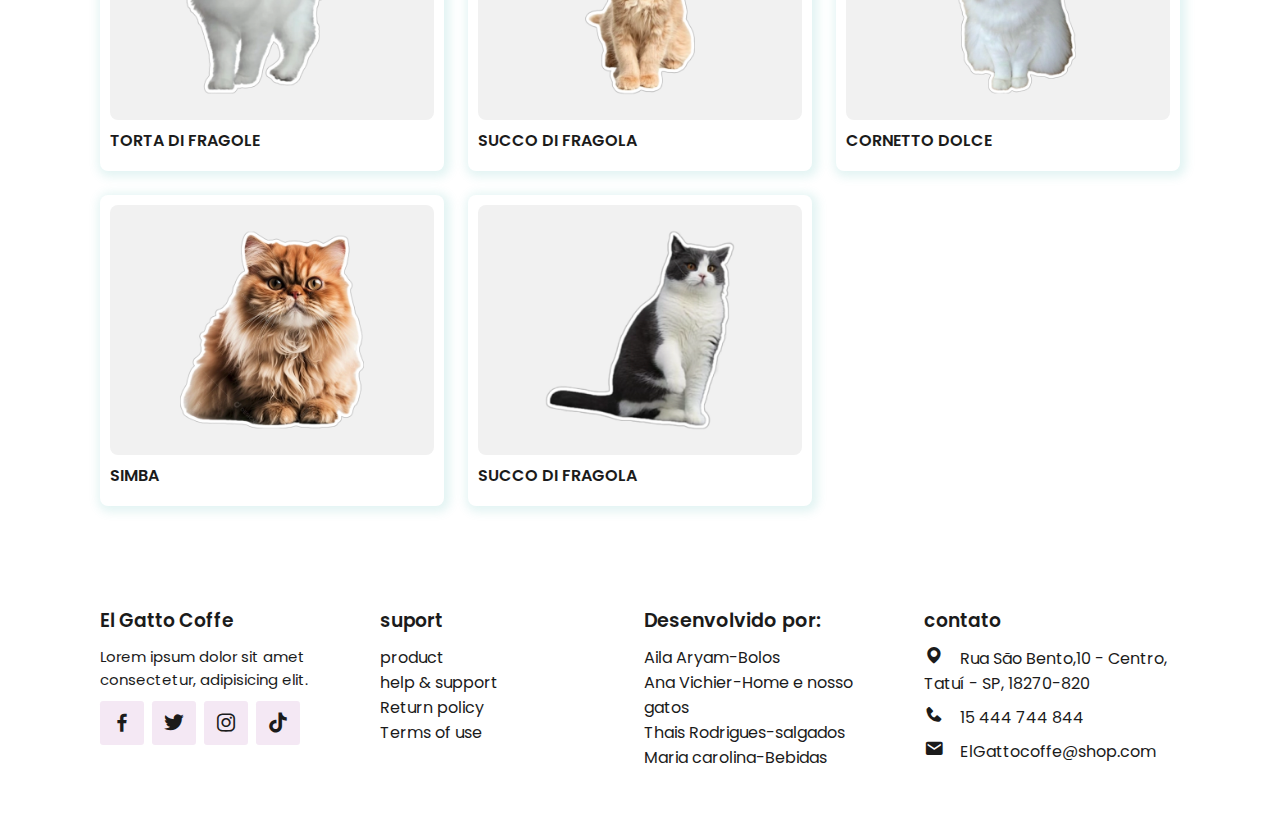
<file: pág inicial/gatos.html>
<!DOCTYPE html>
<html lang="pt-br">
<head>
    <meta charset="UTF-8">
    <meta name="viewport" content="width=device-width, initial-scale=1.0">
    <title>ElGatto.com.br</title>
    <link rel="stylesheet" href="./gato.css">
    <link rel="stylesheet"
    <link href='https://unpkg.com/boxicons@2.1.4/css/boxicons.min.css' rel='stylesheet'>
</head>
<body>
    <header>
        <a href="#" class="logo">
            <img src="./img gato/gato logo.png" alt="">
        </a>
        <i class='bx bx-menu' id="menu-icon"></i>
        <ul class="navbar">
            <li><a href="index.html #img">Home</a></li>
            <li><a href="./salgados.html #salgados">cardapio</a></li>
            <li><a href="./gatos.html #gato">Nosos Gatos</a></li>
            <li><a href="index.html #customers">Avaliações</a></li>
        </ul>
        <div class="header-icon">
            <i class='bx bxs-cart-alt' ></i>
            <i class='bx bx-search' id="search-icon"></i>
        </div>
        <div class="search-box">
            <input type="search" name="" id="" placeholder="search Here...">
        </div>
    </header>
    <br>
    <br>
    <section class="home" id="home">
        <div class="home-text">
            <h1>El gatto </h1>
            <p>Desfrute de momentos aconchegantes na nossa cafeteria <br> de gatinhos, onde cada xícara é acompanhada de ronronados <br> e doses extras de fofura.</p>
            <a href="" class="btn">shop now</a>
        </div>
        <div class="home-img">
            <img src="./img gato/gato.fundo.webp" alt="">
        </div>
    </section>
    <br>
    <br>
    <section class="products">
        <div class="heading">
            
            <h2 id="gato">Nosos gatinhos</h2>
        </div>
        <div class="products-container">
            <div class="box">
                <img src="./img gato/gato1.webp" alt="">
                <h3>torta di fragole</h3>
                <div class="content">
                </div>
            </div>
            <div class="box">
                <img src="./img gato/gato2.webp" alt="">
                <h3>succo di fragola</h3>
                <div class="content">
                </div>
            </div>
            <div class="box">
                <img src="./img gato/gato3.webp" alt="">
                <h3>cornetto dolce</h3>
                <div class="content">
                </div>
            </div>
         <div class="box">
                <img src="./img gato/gato4.webp" alt="">
                <h3>torta di fragole</h3>
                <div class="content">
                </div>
            </div>
            <div class="box">
                <img src="./img gato/gato5.webp" alt="">
                <h3>succo di fragola</h3>
                <div class="content">
                </div>
            </div>
            <div class="box">
                <img src="./img gato/gato6.webp" alt="">
                <h3>cornetto dolce</h3>
                <div class="content">
                </div>
            </div>
             <div class="box">
                <img src="./img gato/gsto7.webp" alt="">
                <h3>Simba</h3>
                <div class="content">
                </div>
            </div>
            <div class="box">
                <img src="./img gato/gato8.webp" alt="">
                <h3>succo di fragola</h3>
                <div class="content">
                </div>
            </div>
            </div>
        </div>
    </section>    
    <section class="footer">
        <div class="footer-box">
            <h3>El Gatto Coffe </h3>
            <p>Lorem ipsum dolor sit amet consectetur, adipisicing elit.</p>
            <div class="social">
                <a href="#"><i class='bx bxl-facebook' ></i></a>
                <a href="#"><i class='bx bxl-twitter' ></i></a>
                <a href="#"><i class='bx bxl-instagram' ></i></a>
                <a href="#"><i class='bx bxl-tiktok' ></i></a>
            </div>
        </div>
        <div class="footer-box">
            <h3>suport</h3>
            <li><a href="#">product</a></li>
            <li><a href="#">help & support</a></li>
            <li><a href="#">Return policy</a></li>
            <li><a href="#">Terms of use</a></li>
            <li><a href="#"></a></li>
        </div>
        <div class="footer-box">
            <h2>Desenvolvido por:</h2>
            <li><a href="#">Aila Aryam-Bolos </a></li>
            <li><a href="#">Ana Vichier-Home e nosso gatos</a></li>
            <li><a href="#">Thais Rodrigues-salgados</a></li>
            <li><a href="#">Maria carolina-Bebidas</a></li>
        </div>
        <div class="footer-box">
            <h3>contato</h3>
            <div class="contact">
                <span><i class='bx bxs-map' ></i>Rua São Bento,10 - Centro, Tatuí - SP, 18270-820</span>
                <span><i class='bx bxs-phone' ></i>15 444 744 844</span>
                <span><i class='bx bxs-envelope' ></i>ElGattocoffe@shop.com</span>
            </div>
        </div>
    </section>

        <script src="./index.js"></script>
</body>
</html>
</file>
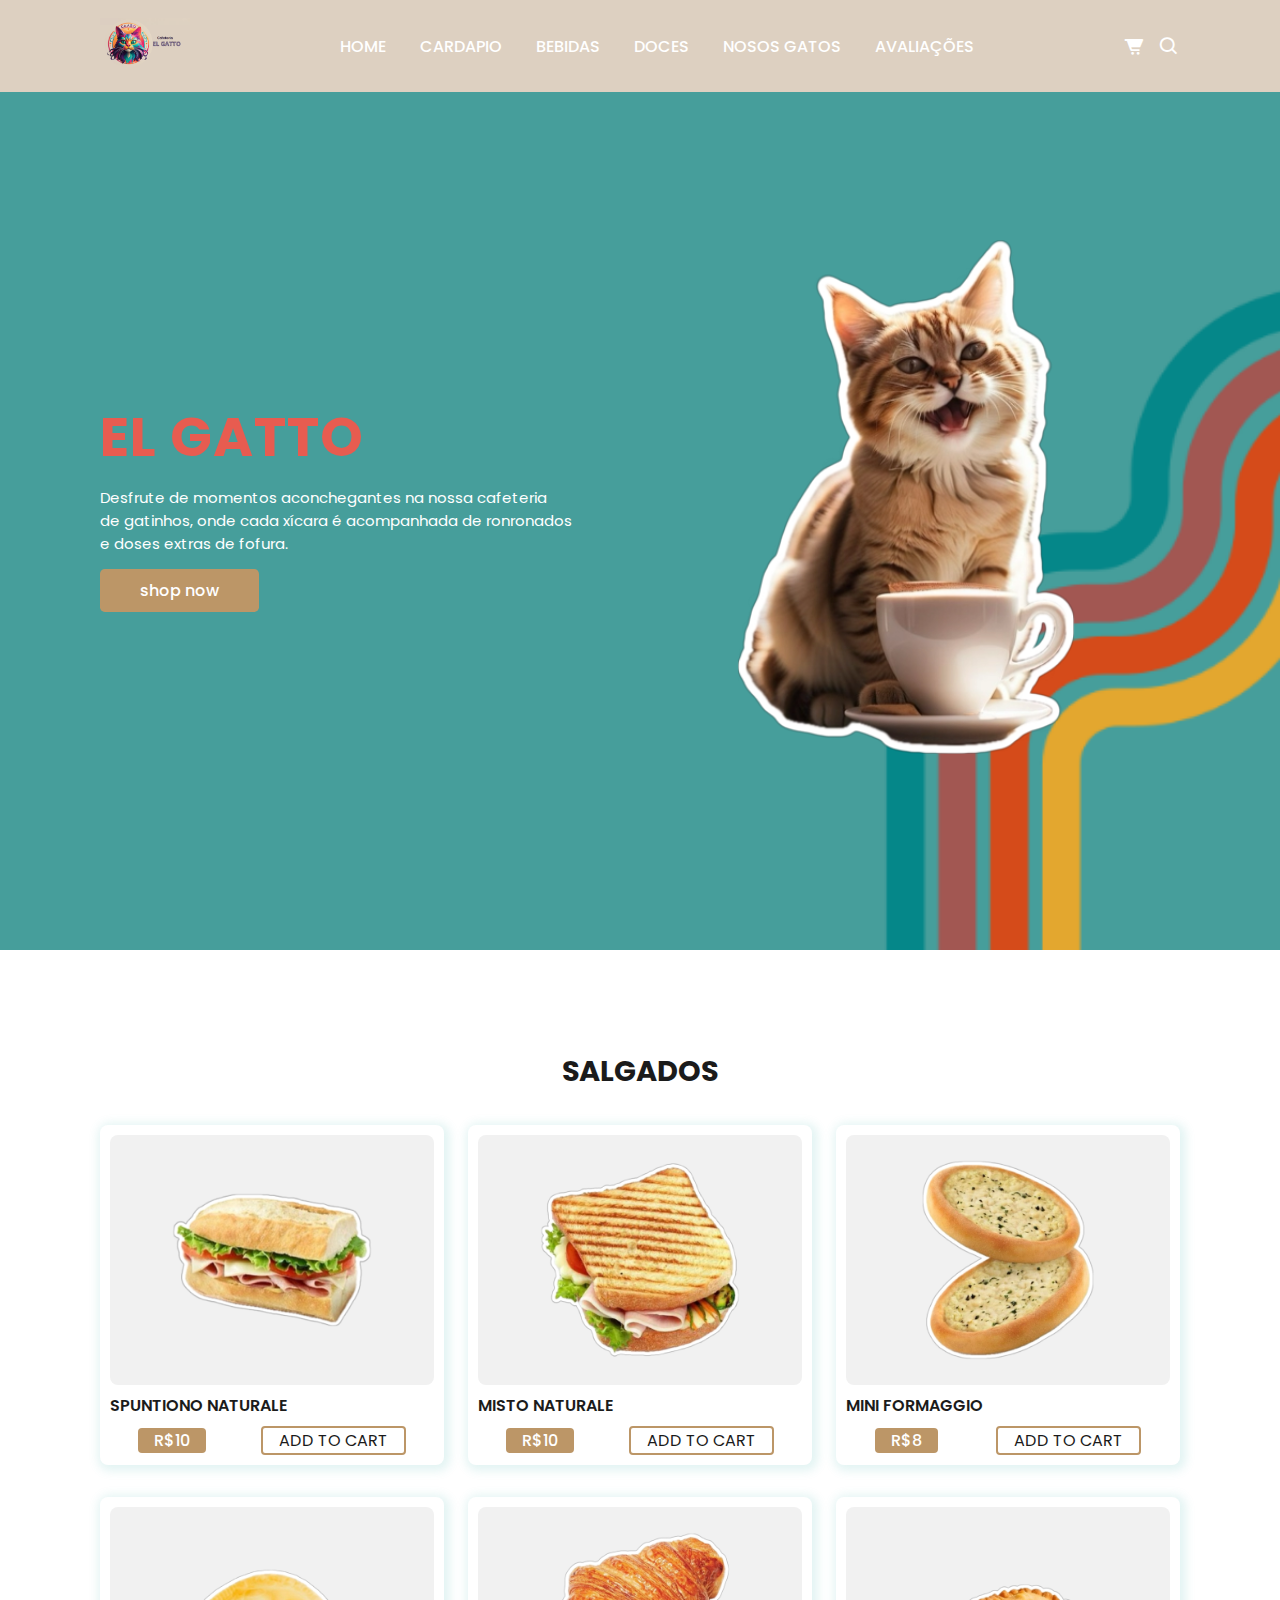
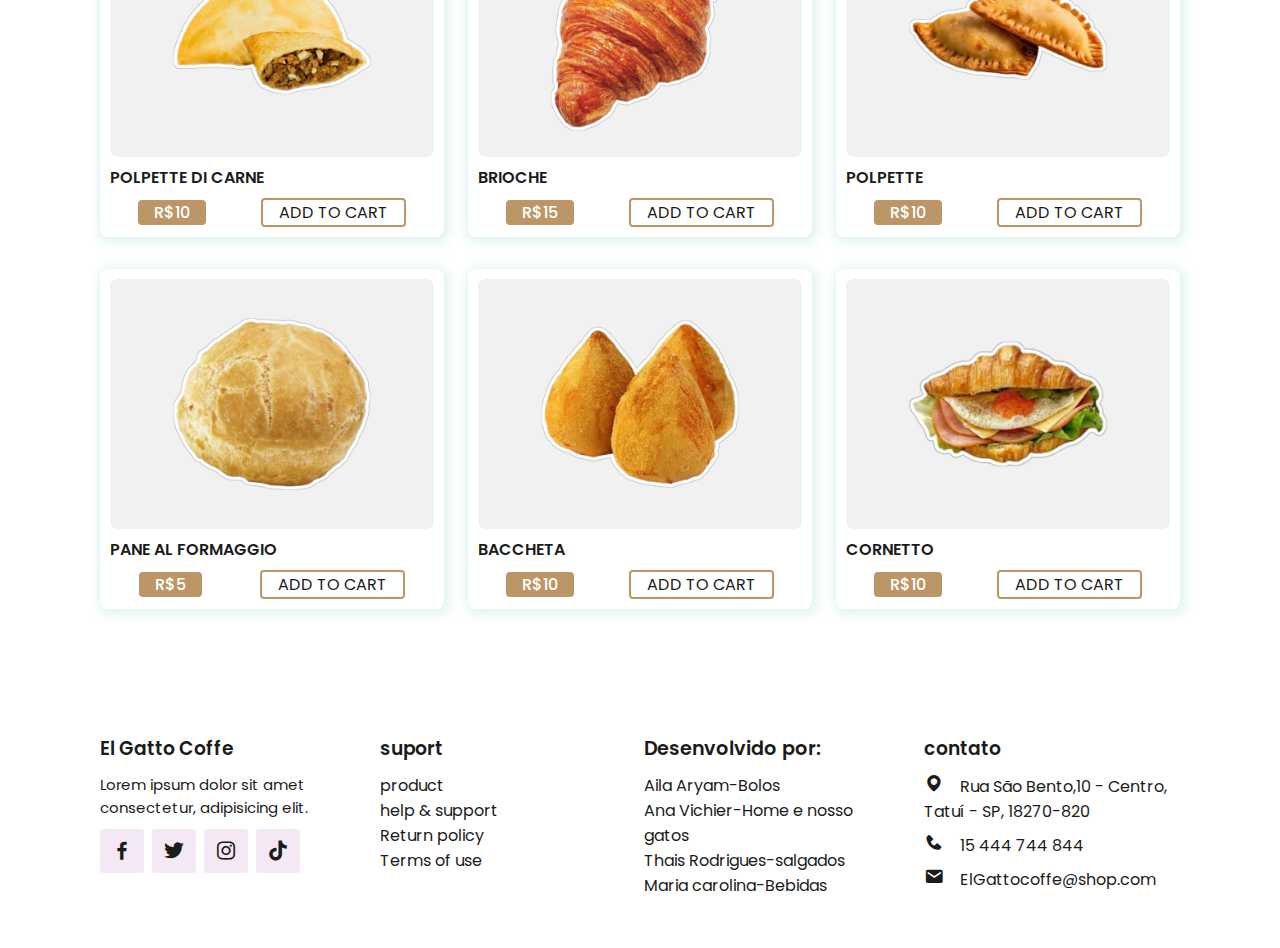
<file: pág inicial/salgados.html>
<!DOCTYPE html>
<html lang="pt-br">
<head>
    <meta charset="UTF-8">
    <meta name="viewport" content="width=device-width, initial-scale=1.0">
    <title>ElGatto.com.br</title>
    <link rel="stylesheet" href="./cardapio.css">
    <link rel="stylesheet"
    <link href='https://unpkg.com/boxicons@2.1.4/css/boxicons.min.css' rel='stylesheet'>
</head>
<body>
    <header>
        <a href="#" class="logo">
            <img src="./img gato/gato logo.png" alt="">
        </a>
        <i class='bx bx-menu' id="menu-icon"></i>
        <ul class="navbar">
            <li><a href="index.html #img">Home</a></li>
            <li><a href="./salgados.html #salgados">cardapio</a></li>
            <li><a href="./bebidas.html #bebidas">Bebidas</a></li>
            <li><a href="./doces.html #doces">Doces</a></li>
            <li><a href="./gatos.html #gato">Nosos Gatos</a></li>
            <li><a href="index.html #customers">Avaliações</a></li>
        </ul>
        <div class="header-icon">
            <i class='bx bxs-cart-alt' ></i>
            <i class='bx bx-search' id="search-icon"></i>
        </div>
        <div class="search-box">
            <input type="search" name="" id="" placeholder="search Here...">
        </div>
    </header>
    <br>
    <br>
    <section class="home" id="home">
        <div class="home-text">
            <h1>El gatto </h1>
            <p>Desfrute de momentos aconchegantes na nossa cafeteria <br> de gatinhos, onde cada xícara é acompanhada de ronronados <br> e doses extras de fofura.</p>
            <a href="" class="btn">shop now</a>
        </div>
        <div class="home-img">
            <img src="./img gato/gato.fundo.webp" alt="">
        </div>
    </section>
    <br>
    <br>
    <section class="products">
        <div class="heading">
            <h2 id="salgados">Salgados</h2>
        </div>
        <div class="products-container">
            <div class="box">
                <img src="./img cardapio/s4.webp" alt="">
                <h3>SPUNTIONO NATURALE</h3>
                <div class="content">
                    <span>R$10</span>
                    <a href="#">Add to cart</a>
                </div>
            </div>
            <div class="box">
                <img src="./img cardapio/s5.webp" alt="">
                <h3>MISTO NATURALE</h3>
                <div class="content">
                    <span>R$10</span>
                    <a href="#">Add to cart</a>
                </div>
            </div>
            <div class="box">
                <img src="./img cardapio/s6.webp" alt="">
                <h3>MINI FORMAGGIO</h3>
                <div class="content">
                    <span>R$8</span>
                    <a href="#">Add to cart</a>
                </div>
            </div>
        </div>
        <div class="products-container">
            <div class="box">
                <img src="./img cardapio/s7.webp" alt="">
                <h3>POLPETTE DI CARNE</h3>
                <div class="content">
                    <span>R$10</span>
                    <a href="#">Add to cart</a>
                </div>
            </div>
            <div class="box">
                <img src="./img cardapio/s8.webp" alt="">
                <h3>BRIOCHE</h3>
                <div class="content">
                    <span>R$15</span>
                    <a href="#">Add to cart</a>
                </div>
            </div>
            <div class="box">
                <img src="./img cardapio/s9.webp" alt="">
                <h3>POLPETTE</h3>
                <div class="content">
                    <span>R$10</span>
                    <a href="#">Add to cart</a>
                </div>
            </div>
        </div>
        <div class="products-container">
            <div class="box">
                <img src="./img cardapio/s10.webp" alt="">
                <h3>PANE AL FORMAGGIO</h3>
                <div class="content">
                    <span>R$5</span>
                    <a href="#">Add to cart</a>
                </div>
            </div>
            <div class="box">
                <img src="./img cardapio/s11.webp" alt="">
                <h3>BACCHETA</h3>
                <div class="content">
                    <span>R$10</span>
                    <a href="#">Add to cart</a>
                </div>
            </div>
            <div class="box">
                <img src="./img cardapio/s12.webp" alt="">
                <h3>cornetto </h3>
                <div class="content">
                    <span>R$10</span>
                    <a href="#">Add to cart</a>
                </div>
            </div>
        </div>
    </section>
    <br>

    <section class="footer">
        <div class="footer-box">
            <h3>El Gatto Coffe </h3>
            <p>Lorem ipsum dolor sit amet consectetur, adipisicing elit.</p>
            <div class="social">
                <a href="#"><i class='bx bxl-facebook' ></i></a>
                <a href="#"><i class='bx bxl-twitter' ></i></a>
                <a href="#"><i class='bx bxl-instagram' ></i></a>
                <a href="#"><i class='bx bxl-tiktok' ></i></a>
            </div>
        </div>
        <div class="footer-box">
            <h3>suport</h3>
            <li><a href="#">product</a></li>
            <li><a href="#">help & support</a></li>
            <li><a href="#">Return policy</a></li>
            <li><a href="#">Terms of use</a></li>
            <li><a href="#"></a></li>
        </div>
        <div class="footer-box">
            <h2>Desenvolvido por:</h2>
            <li><a href="#">Aila Aryam-Bolos </a></li>
            <li><a href="#">Ana Vichier-Home e nosso gatos</a></li>
            <li><a href="#">Thais Rodrigues-salgados</a></li>
            <li><a href="#">Maria carolina-Bebidas</a></li>
        </div>
        <div class="footer-box">
            <h3>contato</h3>
            <div class="contact">
                <span><i class='bx bxs-map' ></i>Rua São Bento,10 - Centro, Tatuí - SP, 18270-820</span>
                <span><i class='bx bxs-phone' ></i>15 444 744 844</span>
                <span><i class='bx bxs-envelope' ></i>ElGattocoffe@shop.com</span>
            </div>
        </div>
    </section>

    
        <script src="./index.js"></script>
</body>
</html>
</file>
<file: index.css>
@import url('https://fonts.googleapis.com/css2?family=Poppins:ital,wght@0,300;0,400;0,500;0,600;0,700;0,800;0,900;1,300;1,400;1,500;1,600;1,700;1,800;1,900&display=swap');
*{
    font-family: 'poppins', sans-serif;
    margin: 0;
    padding: 0;
    box-sizing: border-box;
    scroll-padding-top: 4rem;
    scroll-behavior: smooth;
    list-style: none;
    text-decoration: none;
}

:root{
    --menu:#DDD0C1;
    --border:#99BAC0;
    --main-color: #bc9667;
    --second-color: #edea;
    --text-color: #1b1b1b;
    --bg-color: #ffff;
    --box-shadow:2px 2px 10px 4px rgba(66, 179, 177, 0.15);
}

section{
    padding: 50px 100px;
}

img{
    width: 100%;
}

body{
    color: var(--text-color) ;  
}
header{
    position: fixed;
    width: 100%;
    top: 0;
    right: 0;
    z-index: 1000;
    display: flex;
    justify-content: space-between;
    align-items: center;
    padding: 18px 100px;
    transition: 0.5s linear;
    background: var(--menu); 
}
.logo img{
    width: 90px;
}

.navbar{
    display:flex;
    
}

.navbar a{
    padding: 8px 17px;
    color: var(--bg-color);
    font-size: 1rem;
    text-transform: uppercase;
    font-weight: 500;
}

.navbar a:hover{
    background: var(--border);
    border-radius: 0.2rem;
    transition: 0.2s all linear;

}
.header-icon{
    font-size: 22px;
    cursor: pointer;
    z-index: 10000;
    display: flex;
    column-gap: 0.8rem;
}

.header-icon .bx{
    color: var(--bg-color);

}

.header-icon .bx:hover{
    color: var(--border);
    
}
#menu-icon{
    color: var(--bg-color);
    font-size: 24px;
    z-index: 100001;
    cursor: pointer;
    display: none;
}

.search-box{
    position: absolute;
    top: -100%;
    left: 50%;
    transform: translate(-50%);
    background: var(--bg-color);
    width: 100%;
}

.search-box.active{
    top: 110%;
    box-shadow:var(--box-shadow) ;
    transition: 0.2s all linear;
}

.search-box input{
    padding: 20px;
    border: none;
    outline: none;
    width: 100%;
    font-size: 1rem;
    color: var(--main-color);
}

.search-box input::placeholder{
    font-size: 1rem;
    font-weight: 500;
}

.home{
    width: 100%;
    min-height: 100vh;
    background: url(bg.png);
    background-repeat: no-repeat;
    background-size: cover;
    background-position: center;
    display: grid;
    grid-template-columns: repeat(auto-fit,minmax(17rem,auto));
    align-items: center;
    gap: 1.5rem;
}

.home-text h1{
    font-size: 3.4rem;
    color: var(--main-color);
    text-transform: uppercase;
    letter-spacing: 1px;
}

.home-text p{
    font-size: 0.938rem;
    color: var(--bg-color);
    margin: 0.5rem 0 1.4rem;
}

.btn{
    padding: 10px 40px;
    border-radius: 0.3rem;
    background: var(--main-color);
    color: var(--bg-color);
    font-weight: 500;
}

.btn:hover{
    background: #8a6f4d;
}

.about{
    display: grid;
    grid-template-columns: repeat(auto-fit,minmax(17rem,auto));
    gap: 1.5rem;
}

.about-img img{
    border-radius: 0.5rem;
}

.about-text h2{
    font-size: 1.8rem;
    text-transform: uppercase;

}

.about-text p{
    font-size: 0.938rem;
    margin: 0.5rem 0 1.1rem;

}
.heading{
    text-align: center;
}
.heading h2{
    font-size: 1.8rem;
    text-transform: uppercase;
}

.products-container{
    display: grid;
    grid-template-columns: repeat(auto-fit,minmax(280px,auto));
    gap: 1.5rem;
    margin-top: 2rem;
}
.products-container .box{
    position: relative;
    padding: 10px;
    display: flex;
    flex-direction: column;
    justify-content: center;
    border-radius: 0.5rem;
    box-shadow: var(--box-shadow);
}

.products-container img{
    width: 100%;
    height: 250px;
    object-fit: contain;
    object-position: center;
    padding: 20px;
    background: #f1f1f1;
    border-radius: 0.5rem;
}

.products-container .box h3{
    font-size: 1rem;
    font-weight: 600;
    text-transform: uppercase;
    margin: 0.5rem 0 0.5rem;
}

.products-container .box .content{
    display: flex;
    align-items: center;
    justify-content: space-around;
}
.products-container .box .content span{
    padding: 0 1rem;
    color: var(--bg-color);
    background: var(--main-color);
    border-radius: 4px;
    font-weight: 500;
}

.products-container .box .content a{
    padding: 0 1rem;
    color: var(--text-color);
    border: 2px solid var(--main-color);
    border-radius: 4px;
    text-transform: uppercase;
}

.products-container .box .content a:hover{
    background: var(--main-color);
    color: var(--bg-color);
    transition: 0.2s all linear;
}

.customers-container{
    display: grid;
    grid-template-columns: repeat(auto-fit,minmax(280px,auto));
    gap: 1.5rem;
    margin-top: 2rem;
}

.customers-container .box{
    padding: 20px;
    box-shadow: var(--box-shadow);
    border-radius: 0.5rem;
    text-align: center;
}

.stars .bx{
    color: var(--main-color);
}

.customers-container .box p{
    font-size: 0.938rem;
}

.customers-container .box h2{
    font-size: 1.2rem;
    font-weight: 600;
    margin: 0.5rem 0 0.5rem;
}

.customers-container .box img{
    width: 70px;
    height: 70px;
    border-radius: 50%;
    object-fit: cover;
}

.customers-container .box:hover{
    background: var(--second-color);
    transition: 0.2s all linear;
}

.footer{
    display: grid;
    grid-template-columns: repeat(auto-fit,minmax(240px,auto));
    gap: 1.5rem;
}

.footer-box h2{
    font-size: 1.2rem;
    font-weight: 600;
    margin-bottom: 10px;
}

.footer-box p{
    font-size: 0.938rem;
    margin-bottom: 10px;
}

.social{
    display: flex;
    align-items: center;
    column-gap: 0.5rem;
}

.social a .bx{
    font-size: 24px;
    color: var(--text-color);
    padding: 10px;
    background: var(--second-color);
    border-radius: 0.2rem;
}

.social a .bx:hover{
    background: var(--main-color);
    color: var(--bg-color);
}

.footer-box h3{
    font-weight: 600;
    margin-bottom: 10px;
}

.footer-box li a {
    color: var(--text-color);
}

.footer-box li a:hover{
   color: var(--main-color); 
}

.contact{
    display: flex;
    flex-direction: column;
    row-gap: 0.5rem;
}

.contact i {
    font-size: 20px;
    margin-right: 1rem;
}

@media (max-width:1058px){
    header{
        padding:16px 60px ;
    }
    section{
        padding:50px 60px ;
    }
    .home-text h1{
       font-size: 2.4rem; 
    }
}
@media (max-width:991px){
    header{
        padding:16px 4% ;
    }
    section{
        padding:50px 4% ;
    }
    .home-text h1{
       font-size: 2rem; 
    }
}
@media (max-width:768px){
    header{
        padding:12px 4% ;
    }
    #menu-icon{
        display: initial;
    }
    .navbar{
        position: absolute;
        top: -570px;
        left: 0;
        right: 0;
        display: flex;
        flex-direction: column;
        background: var(--second-color);
        row-gap: 1.4rem;
        padding: 20px;
        transition: 0.3s;
        text-align: center;
    }
    .navbar a{
        color: var(--text-color);
    }
    .navbar a:hover{
        color: var(--bg-color);
    }
    .navbar.active{
        top: 100%;
    }
    .about{
        align-items: center;
    }
}
</file>
<file: pág inicial/index.css>
@import url('https://fonts.googleapis.com/css2?family=Poppins:ital,wght@0,300;0,400;0,500;0,600;0,700;0,800;0,900;1,300;1,400;1,500;1,600;1,700;1,800;1,900&display=swap');
*{
    font-family: 'poppins', sans-serif;
    margin: 0;
    padding: 0;
    box-sizing: border-box;
    scroll-padding-top: 4rem;
    scroll-behavior: smooth;
    list-style: none;
    text-decoration: none;
}

:root{
    --menu:#DDD0C1;
    --border:#E75C50;
    --main-color: #bc9667;
    --second-color: #edea;
    --text-color: #1b1b1b;
    --bg-color: #ffff;
    --box-shadow:2px 2px 10px 4px rgba(66, 179, 177, 0.15);
}

section{
    padding: 50px 100px;
}

img{
    width: 100%;
}

body{
    color: var(--text-color) ;  
}
header{
    position: fixed;
    width: 100%;
    top: 0;
    right: 0;
    z-index: 1000;
    display: flex;
    justify-content: space-between;
    align-items: center;
    padding: 18px 100px;
    transition: 0.5s linear;
    background: var(--menu); 
}
.logo img{
    width: 90px;
}

.navbar{
    display:flex;
    
}

.navbar a{
    padding: 8px 17px;
    color: var(--bg-color);
    font-size: 1rem;
    text-transform: uppercase;
    font-weight: 500;
}

.navbar a:hover{
    background: var(--border);
    border-radius: 0.2rem;
    transition: 0.2s all linear;

}
.header-icon{
    font-size: 22px;
    cursor: pointer;
    z-index: 10000;
    display: flex;
    column-gap: 0.8rem;
}

.header-icon .bx{
    color: var(--bg-color);

}

.header-icon .bx:hover{
    color: var(--border);
    
}
#menu-icon{
    color: var(--bg-color);
    font-size: 24px;
    z-index: 100001;
    cursor: pointer;
    display: none;
}

.search-box{
    position: absolute;
    top: -100%;
    left: 50%;
    transform: translate(-50%);
    background: var(--bg-color);
    width: 100%;
}

.search-box.active{
    top: 110%;
    box-shadow:var(--box-shadow) ;
    transition: 0.2s all linear;
}

.search-box input{
    padding: 20px;
    border: none;
    outline: none;
    width: 100%;
    font-size: 1rem;
    color: var(--main-color);
}

.search-box input::placeholder{
    font-size: 1rem;
    font-weight: 500;
}

.home{
    width: 100%;
    min-height: 100vh;
    background: url(./fundo4.png);
    background-repeat: no-repeat;
    background-size: cover;
    background-position: center;
    display: grid;
    grid-template-columns: repeat(auto-fit,minmax(17rem,auto));
    align-items: center;
    gap: 1.5rem;
}

.home-text h1{
    font-size: 3.4rem;
    color: var(--border);
    text-transform: uppercase;
    letter-spacing: 1px;
}

.home-text p{
    font-size: 0.938rem;
    color: var(--bg-color);
    margin: 0.5rem 0 1.4rem;
}

.btn{
    padding: 10px 40px;
    border-radius: 0.3rem;
    background: var(--main-color);
    color: var(--bg-color);
    font-weight: 500;
}

.btn:hover{
    background: #8a6f4d;
}

.about{
    display: grid;
    grid-template-columns: repeat(auto-fit,minmax(17rem,auto));
    gap: 1.5rem;
}

.about-img img{
    border-radius: 0.5rem;
}

.about-text h2{
    font-size: 1.8rem;
    text-transform: uppercase;

}

.about-text p{
    font-size: 0.938rem;
    margin: 0.5rem 0 1.1rem;

}
.heading{
    text-align: center;
}
.heading h2{
    font-size: 1.8rem;
    text-transform: uppercase;
}

.products-container{
    display: grid;
    grid-template-columns: repeat(auto-fit,minmax(280px,auto));
    gap: 1.5rem;
    margin-top: 2rem;
}
.products-container .box{
    position: relative;
    padding: 10px;
    display: flex;
    flex-direction: column;
    justify-content: center;
    border-radius: 0.5rem;
    box-shadow: var(--box-shadow);
}

.products-container img{
    width: 100%;
    height: 250px;
    object-fit: contain;
    object-position: center;
    padding: 20px;
    background: #f1f1f1;
    border-radius: 0.5rem;
}

.products-container .box h3{
    font-size: 1rem;
    font-weight: 600;
    text-transform: uppercase;
    margin: 0.5rem 0 0.5rem;
}

.products-container .box .content{
    display: flex;
    align-items: center;
    justify-content: space-around;
}
.products-container .box .content span{
    padding: 0 1rem;
    color: var(--bg-color);
    background: var(--main-color);
    border-radius: 4px;
    font-weight: 500;
}

.products-container .box .content a{
    padding: 0 1rem;
    color: var(--text-color);
    border: 2px solid var(--main-color);
    border-radius: 4px;
    text-transform: uppercase;
}

.products-container .box .content a:hover{
    background: var(--main-color);
    color: var(--bg-color);
    transition: 0.2s all linear;
}

.customers-container{
    display: grid;
    grid-template-columns: repeat(auto-fit,minmax(280px,auto));
    gap: 1.5rem;
    margin-top: 2rem;
}

.customers-container .box{
    padding: 20px;
    box-shadow: var(--box-shadow);
    border-radius: 0.5rem;
    text-align: center;
}

.stars .bx{
    color: var(--main-color);
}

.customers-container .box p{
    font-size: 0.938rem;
}

.customers-container .box h2{
    font-size: 1.2rem;
    font-weight: 600;
    margin: 0.5rem 0 0.5rem;
}

.customers-container .box img{
    width: 70px;
    height: 70px;
    border-radius: 50%;
    object-fit: cover;
}

.customers-container .box:hover{
    background: var(--second-color);
    transition: 0.2s all linear;
}

.footer{
    display: grid;
    grid-template-columns: repeat(auto-fit,minmax(240px,auto));
    gap: 1.5rem;
}

.footer-box h2{
    font-size: 1.2rem;
    font-weight: 600;
    margin-bottom: 10px;
}

.footer-box p{
    font-size: 0.938rem;
    margin-bottom: 10px;
}

.social{
    display: flex;
    align-items: center;
    column-gap: 0.5rem;
}

.social a .bx{
    font-size: 24px;
    color: var(--text-color);
    padding: 10px;
    background: var(--second-color);
    border-radius: 0.2rem;
}

.social a .bx:hover{
    background: var(--main-color);
    color: var(--bg-color);
}

.footer-box h3{
    font-weight: 600;
    margin-bottom: 10px;
}

.footer-box li a {
    color: var(--text-color);
}

.footer-box li a:hover{
   color: var(--main-color); 
}

.contact{
    display: flex;
    flex-direction: column;
    row-gap: 0.5rem;
}

.contact i {
    font-size: 20px;
    margin-right: 1rem;
}

@media (max-width:1058px){
    header{
        padding:16px 60px ;
    }
    section{
        padding:50px 60px ;
    }
    .home-text h1{
       font-size: 2.4rem; 
    }
}
@media (max-width:991px){
    header{
        padding:16px 4% ;
    }
    section{
        padding:50px 4% ;
    }
    .home-text h1{
       font-size: 2rem; 
    }
}
@media (max-width:768px){
    header{
        padding:12px 4% ;
    }
    #menu-icon{
        display: initial;
    }
    .navbar{
        position: absolute;
        top: -570px;
        left: 0;
        right: 0;
        display: flex;
        flex-direction: column;
        background: var(--second-color);
        row-gap: 1.4rem;
        padding: 20px;
        transition: 0.3s;
        text-align: center;
    }
    .navbar a{
        color: var(--text-color);
    }
    .navbar a:hover{
        color: var(--bg-color);
    }
    .navbar.active{
        top: 100%;
    }
    .about{
        align-items: center;
    }
}
</file>
<file: pág inicial/cardapio.css>
@import url('https://fonts.googleapis.com/css2?family=Poppins:ital,wght@0,300;0,400;0,500;0,600;0,700;0,800;0,900;1,300;1,400;1,500;1,600;1,700;1,800;1,900&display=swap');
*{
    font-family: 'poppins', sans-serif;
    margin: 0;
    padding: 0;
    box-sizing: border-box;
    scroll-padding-top: 4rem;
    scroll-behavior: smooth;
    list-style: none;
    text-decoration: none;
}

:root{
    --menu:#DDD0C1;
    --border:#E75C50;
    --main-color: #bc9667;
    --second-color: #edea;
    --text-color: #1b1b1b;
    --bg-color: #ffff;
    --box-shadow:2px 2px 10px 4px rgba(66, 179, 177, 0.15);
}

section{
    padding: 50px 100px;
}

img{
    width: 100%;
}

body{
    color: var(--text-color) ;  
}
header{
    position: fixed;
    width: 100%;
    top: 0;
    right: 0;
    z-index: 1000;
    display: flex;
    justify-content: space-between;
    align-items: center;
    padding: 18px 100px;
    transition: 0.5s linear;
    background: var(--menu); 
}

.logo img{
    width: 90px;
}

.navbar{
    display:flex;
    
}

.navbar a{
    padding: 8px 17px;
    color: var(--bg-color);
    font-size: 1rem;
    text-transform: uppercase;
    font-weight: 500;
}

.navbar a:hover{
    background: var(--border);
    border-radius: 0.2rem;
    transition: 0.2s all linear;

}
.header-icon{
    font-size: 22px;
    cursor: pointer;
    z-index: 10000;
    display: flex;
    column-gap: 0.8rem;
}

.header-icon .bx{
    color: var(--bg-color);

}

.header-icon .bx:hover{
    color: var(--border);
    
}
#menu-icon{
    color: var(--bg-color);
    font-size: 24px;
    z-index: 100001;
    cursor: pointer;
    display: none;
}

.search-box{
    position: absolute;
    top: -100%;
    left: 50%;
    transform: translate(-50%);
    background: var(--bg-color);
    width: 100%;
}

.search-box.active{
    top: 110%;
    box-shadow:var(--box-shadow) ;
    transition: 0.2s all linear;
}

.search-box input{
    padding: 20px;
    border: none;
    outline: none;
    width: 100%;
    font-size: 1rem;
    color: var(--main-color);
}

.search-box input::placeholder{
    font-size: 1rem;
    font-weight: 500;
}

.home{
    width: 100%;
    min-height: 100vh;
    background: url(./fundo4.png);
    background-repeat: no-repeat;
    background-size: cover;
    background-position: center;
    display: grid;
    grid-template-columns: repeat(auto-fit,minmax(17rem,auto));
    align-items: center;
    gap: 1.5rem;
}

.home-text h1{
    font-size: 3.4rem;
    color: var(--border);
    text-transform: uppercase;
    letter-spacing: 1px;
}

.home-text p{
    font-size: 0.938rem;
    color: var(--bg-color);
    margin: 0.5rem 0 1.4rem;
}

.btn{
    padding: 10px 40px;
    border-radius: 0.3rem;
    background: var(--main-color);
    color: var(--bg-color);
    font-weight: 500;
}

.btn:hover{
    background: #8a6f4d;
}

.about{
    display: grid;
    grid-template-columns: repeat(auto-fit,minmax(17rem,auto));
    gap: 1.5rem;
}

.about-img img{
    border-radius: 0.5rem;
}

.about-text h2{
    font-size: 1.8rem;
    text-transform: uppercase;

}

.about-text p{
    font-size: 0.938rem;
    margin: 0.5rem 0 1.1rem;

}
.heading{
    text-align: center;
}
.heading h2{
    font-size: 1.8rem;
    text-transform: uppercase;
}

.products-container{
    display: grid;
    grid-template-columns: repeat(auto-fit,minmax(280px,auto));
    gap: 1.5rem;
    margin-top: 2rem;
}
.products-container .box{
    position: relative;
    padding: 10px;
    display: flex;
    flex-direction: column;
    justify-content: center;
    border-radius: 0.5rem;
    box-shadow: var(--box-shadow);
}

.products-container img{
    width: 100%;
    height: 250px;
    object-fit: contain;
    object-position: center;
    padding: 20px;
    background: #f1f1f1;
    border-radius: 0.5rem;
}

.products-container .box h3{
    font-size: 1rem;
    font-weight: 600;
    text-transform: uppercase;
    margin: 0.5rem 0 0.5rem;
}

.products-container .box .content{
    display: flex;
    align-items: center;
    justify-content: space-around;
}
.products-container .box .content span{
    padding: 0 1rem;
    color: var(--bg-color);
    background: var(--main-color);
    border-radius: 4px;
    font-weight: 500;
}

.products-container .box .content a{
    padding: 0 1rem;
    color: var(--text-color);
    border: 2px solid var(--main-color);
    border-radius: 4px;
    text-transform: uppercase;
}

.products-container .box .content a:hover{
    background: var(--main-color);
    color: var(--bg-color);
    transition: 0.2s all linear;
}

.customers-container{
    display: grid;
    grid-template-columns: repeat(auto-fit,minmax(280px,auto));
    gap: 1.5rem;
    margin-top: 2rem;
}

.customers-container .box{
    padding: 20px;
    box-shadow: var(--box-shadow);
    border-radius: 0.5rem;
    text-align: center;
}

.stars .bx{
    color: var(--main-color);
}

.customers-container .box p{
    font-size: 0.938rem;
}

.customers-container .box h2{
    font-size: 1.2rem;
    font-weight: 600;
    margin: 0.5rem 0 0.5rem;
}

.customers-container .box img{
    width: 70px;
    height: 70px;
    border-radius: 50%;
    object-fit: cover;
}

.customers-container .box:hover{
    background: var(--second-color);
    transition: 0.2s all linear;
}

.footer{
    display: grid;
    grid-template-columns: repeat(auto-fit,minmax(240px,auto));
    gap: 1.5rem;
}

.footer-box h2{
    font-size: 1.2rem;
    font-weight: 600;
    margin-bottom: 10px;
}

.footer-box p{
    font-size: 0.938rem;
    margin-bottom: 10px;
}

.social{
    display: flex;
    align-items: center;
    column-gap: 0.5rem;
}

.social a .bx{
    font-size: 24px;
    color: var(--text-color);
    padding: 10px;
    background: var(--second-color);
    border-radius: 0.2rem;
}

.social a .bx:hover{
    background: var(--main-color);
    color: var(--bg-color);
}

.footer-box h3{
    font-weight: 600;
    margin-bottom: 10px;
}

.footer-box li a {
    color: var(--text-color);
}

.footer-box li a:hover{
   color: var(--main-color); 
}

.contact{
    display: flex;
    flex-direction: column;
    row-gap: 0.5rem;
}

.contact i {
    font-size: 20px;
    margin-right: 1rem;
}

@media (max-width:1058px){
    header{
        padding:16px 60px ;
    }
    section{
        padding:50px 60px ;
    }
    .home-text h1{
       font-size: 2.4rem; 
    }
}
@media (max-width:991px){
    header{
        padding:16px 4% ;
    }
    section{
        padding:50px 4% ;
    }
    .home-text h1{
       font-size: 2rem; 
    }
}
@media (max-width:768px){
    header{
        padding:12px 4% ;
    }
    #menu-icon{
        display: initial;
    }
    .navbar{
        position: absolute;
        top: -570px;
        left: 0;
        right: 0;
        display: flex;
        flex-direction: column;
        background: var(--second-color);
        row-gap: 1.4rem;
        padding: 20px;
        transition: 0.3s;
        text-align: center;
    }
    .navbar a{
        color: var(--text-color);
    }
    .navbar a:hover{
        color: var(--bg-color);
    }
    .navbar.active{
        top: 100%;
    }
    .about{
        align-items: center;
    }
}
</file>
<file: pág inicial/gato.css>
@import url('https://fonts.googleapis.com/css2?family=Poppins:ital,wght@0,300;0,400;0,500;0,600;0,700;0,800;0,900;1,300;1,400;1,500;1,600;1,700;1,800;1,900&display=swap');
*{
    font-family: 'poppins', sans-serif;
    margin: 0;
    padding: 0;
    box-sizing: border-box;
    scroll-padding-top: 4rem;
    scroll-behavior: smooth;
    list-style: none;
    text-decoration: none;
}

:root{
    --menu:#DDD0C1;
    --border:#E75C50;
    --main-color: #bc9667;
    --second-color: #edea;
    --text-color: #1b1b1b;
    --bg-color: #ffff;
    --box-shadow:2px 2px 10px 4px rgba(66, 179, 177, 0.15);
}

section{
    padding: 50px 100px;
}

img{
    width: 100%;
}

body{
    color: var(--text-color) ;  
}
header{
    position: fixed;
    width: 100%;
    top: 0;
    right: 0;
    z-index: 1000;
    display: flex;
    justify-content: space-between;
    align-items: center;
    padding: 18px 100px;
    transition: 0.5s linear;
    background: var(--menu); 
}
.logo img{
    width: 90px;
}

.navbar{
    display:flex;
    
}

.navbar a{
    padding: 8px 17px;
    color: var(--bg-color);
    font-size: 1rem;
    text-transform: uppercase;
    font-weight: 500;
}

.navbar a:hover{
    background: var(--border);
    border-radius: 0.2rem;
    transition: 0.2s all linear;

}
.header-icon{
    font-size: 22px;
    cursor: pointer;
    z-index: 10000;
    display: flex;
    column-gap: 0.8rem;
}

.header-icon .bx{
    color: var(--bg-color);

}

.header-icon .bx:hover{
    color: var(--border);
    
}
#menu-icon{
    color: var(--bg-color);
    font-size: 24px;
    z-index: 100001;
    cursor: pointer;
    display: none;
}

.search-box{
    position: absolute;
    top: -100%;
    left: 50%;
    transform: translate(-50%);
    background: var(--bg-color);
    width: 100%;
}

.search-box.active{
    top: 110%;
    box-shadow:var(--box-shadow) ;
    transition: 0.2s all linear;
}

.search-box input{
    padding: 20px;
    border: none;
    outline: none;
    width: 100%;
    font-size: 1rem;
    color: var(--main-color);
}

.search-box input::placeholder{
    font-size: 1rem;
    font-weight: 500;
}

.home{
    width: 100%;
    min-height: 100vh;
    background: url(./fundo4.png);
    background-repeat: no-repeat;
    background-size: cover;
    background-position: center;
    display: grid;
    grid-template-columns: repeat(auto-fit,minmax(17rem,auto));
    align-items: center;
    gap: 1.5rem;
}

.home-text h1{
    font-size: 3.4rem;
    color: var(--border);
    text-transform: uppercase;
    letter-spacing: 1px;
}

.home-text p{
    font-size: 0.938rem;
    color: var(--bg-color);
    margin: 0.5rem 0 1.4rem;
}

.btn{
    padding: 10px 40px;
    border-radius: 0.3rem;
    background: var(--main-color);
    color: var(--bg-color);
    font-weight: 500;
}

.btn:hover{
    background: #8a6f4d;
}

.about{
    display: grid;
    grid-template-columns: repeat(auto-fit,minmax(17rem,auto));
    gap: 1.5rem;
}

.about-img img{
    border-radius: 0.5rem;
}

.about-text h2{
    font-size: 1.8rem;
    text-transform: uppercase;

}

.about-text p{
    font-size: 0.938rem;
    margin: 0.5rem 0 1.1rem;

}
.heading{
    text-align: center;
}
.heading h2{
    font-size: 1.8rem;
    text-transform: uppercase;
}

.products-container{
    display: grid;
    grid-template-columns: repeat(auto-fit,minmax(280px,auto));
    gap: 1.5rem;
    margin-top: 2rem;
}
.products-container .box{
    position: relative;
    padding: 10px;
    display: flex;
    flex-direction: column;
    justify-content: center;
    border-radius: 0.5rem;
    box-shadow: var(--box-shadow);
}

.products-container img{
    width: 100%;
    height: 250px;
    object-fit: contain;
    object-position: center;
    padding: 20px;
    background: #f1f1f1;
    border-radius: 0.5rem;
}

.products-container .box h3{
    font-size: 1rem;
    font-weight: 600;
    text-transform: uppercase;
    margin: 0.5rem 0 0.5rem;
}

.products-container .box .content{
    display: flex;
    align-items: center;
    justify-content: space-around;
}
.products-container .box .content span{
    padding: 0 1rem;
    color: var(--bg-color);
    background: var(--main-color);
    border-radius: 4px;
    font-weight: 500;
}

.products-container .box .content a{
    padding: 0 1rem;
    color: var(--text-color);
    border: 2px solid var(--main-color);
    border-radius: 4px;
    text-transform: uppercase;
}

.products-container .box .content a:hover{
    background: var(--main-color);
    color: var(--bg-color);
    transition: 0.2s all linear;
}

.customers-container{
    display: grid;
    grid-template-columns: repeat(auto-fit,minmax(280px,auto));
    gap: 1.5rem;
    margin-top: 2rem;
}

.customers-container .box{
    padding: 20px;
    box-shadow: var(--box-shadow);
    border-radius: 0.5rem;
    text-align: center;
}

.stars .bx{
    color: var(--main-color);
}

.customers-container .box p{
    font-size: 0.938rem;
}

.customers-container .box h2{
    font-size: 1.2rem;
    font-weight: 600;
    margin: 0.5rem 0 0.5rem;
}

.customers-container .box img{
    width: 70px;
    height: 70px;
    border-radius: 50%;
    object-fit: cover;
}

.customers-container .box:hover{
    background: var(--second-color);
    transition: 0.2s all linear;
}

.footer{
    display: grid;
    grid-template-columns: repeat(auto-fit,minmax(240px,auto));
    gap: 1.5rem;
}

.footer-box h2{
    font-size: 1.2rem;
    font-weight: 600;
    margin-bottom: 10px;
}

.footer-box p{
    font-size: 0.938rem;
    margin-bottom: 10px;
}

.social{
    display: flex;
    align-items: center;
    column-gap: 0.5rem;
}

.social a .bx{
    font-size: 24px;
    color: var(--text-color);
    padding: 10px;
    background: var(--second-color);
    border-radius: 0.2rem;
}

.social a .bx:hover{
    background: var(--main-color);
    color: var(--bg-color);
}

.footer-box h3{
    font-weight: 600;
    margin-bottom: 10px;
}

.footer-box li a {
    color: var(--text-color);
}

.footer-box li a:hover{
   color: var(--main-color); 
}

.contact{
    display: flex;
    flex-direction: column;
    row-gap: 0.5rem;
}

.contact i {
    font-size: 20px;
    margin-right: 1rem;
}

@media (max-width:1058px){
    header{
        padding:16px 60px ;
    }
    section{
        padding:50px 60px ;
    }
    .home-text h1{
       font-size: 2.4rem; 
    }
}
@media (max-width:991px){
    header{
        padding:16px 4% ;
    }
    section{
        padding:50px 4% ;
    }
    .home-text h1{
       font-size: 2rem; 
    }
}
@media (max-width:768px){
    header{
        padding:12px 4% ;
    }
    #menu-icon{
        display: initial;
    }
    .navbar{
        position: absolute;
        top: -570px;
        left: 0;
        right: 0;
        display: flex;
        flex-direction: column;
        background: var(--second-color);
        row-gap: 1.4rem;
        padding: 20px;
        transition: 0.3s;
        text-align: center;
    }
    .navbar a{
        color: var(--text-color);
    }
    .navbar a:hover{
        color: var(--bg-color);
    }
    .navbar.active{
        top: 100%;
    }
    .about{
        align-items: center;
    }
}
</file>
